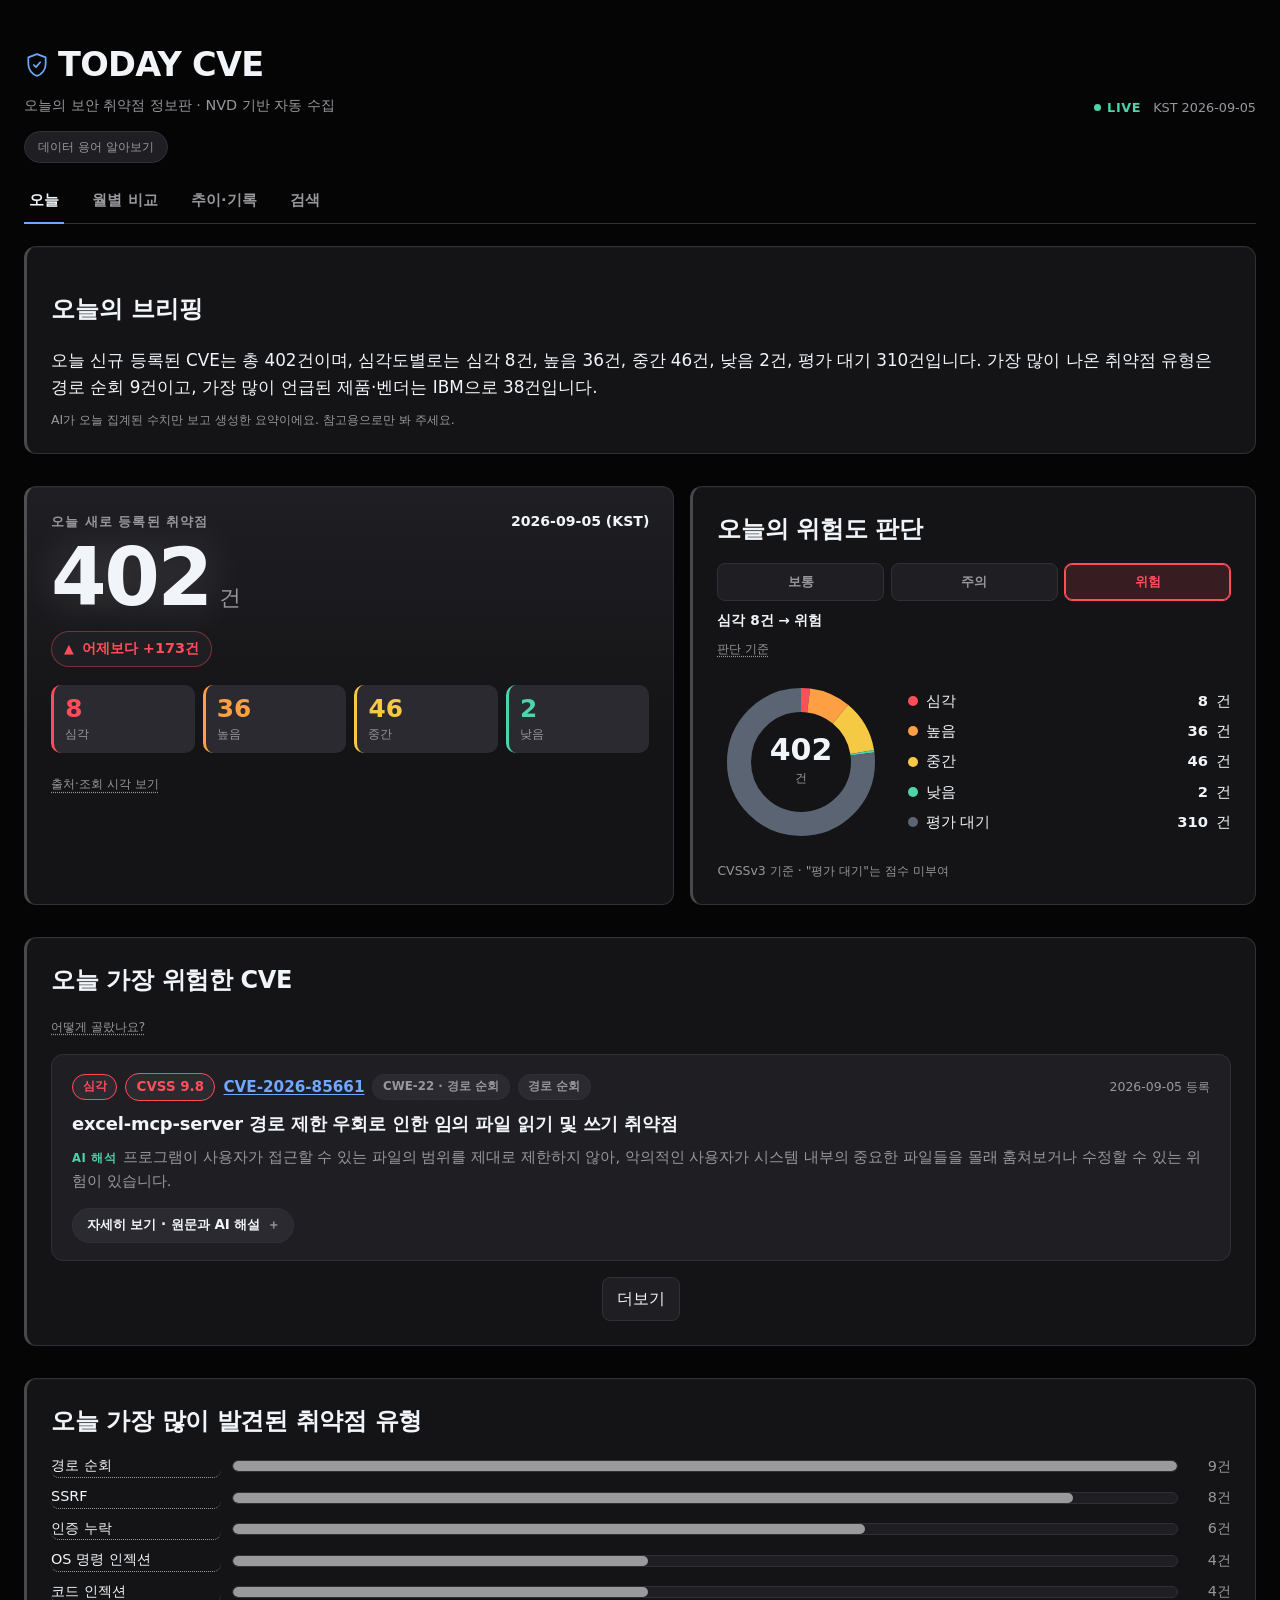
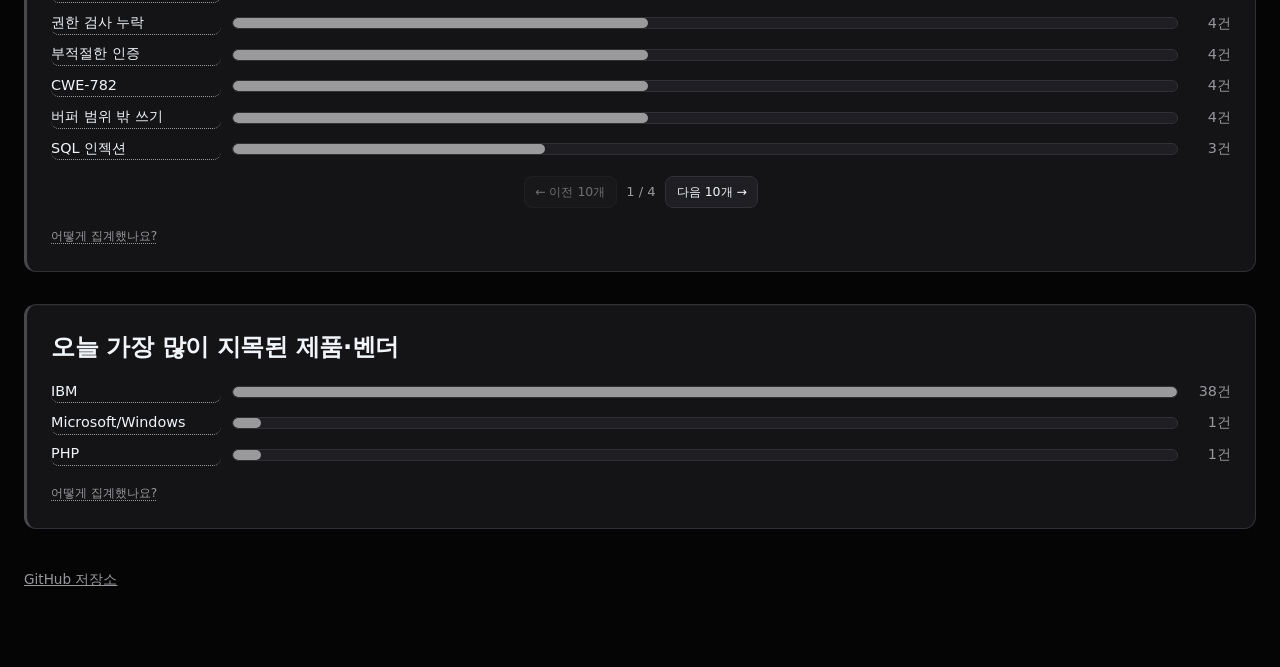
<file: index.html>
<!doctype html>
<html lang="ko">
<head>
<meta charset="UTF-8" />
<meta name="viewport" content="width=device-width, initial-scale=1" />
<title>오늘의 CVE 정보판</title>
<link rel="icon" href="data:image/svg+xml,<svg xmlns='http://www.w3.org/2000/svg' viewBox='0 0 24 24'><rect width='24' height='24' rx='5' fill='%23050506'/><path d='M12 3 5 5.7v5.4c0 4.7 3 8.9 7 10 4-1.1 7-5.3 7-10V5.7L12 3Z' fill='none' stroke='%236ea8ff' stroke-width='1.7' stroke-linejoin='round'/><path d='m9 12 2 2 4-4.3' fill='none' stroke='%236ea8ff' stroke-width='1.7' stroke-linecap='round' stroke-linejoin='round'/></svg>" />
<link rel="stylesheet" href="assets/style.css?v=48" />
</head>
<body>
<main class="dashboard">
  <header>
    <div class="brand-row">
      <div class="brand">
        <h1><svg class="brand-icon" viewBox="0 0 24 24" width="26" height="26" fill="none" aria-hidden="true"><path d="M12 2 4 5v6c0 5.2 3.4 9.9 8 11 4.6-1.1 8-5.8 8-11V5l-8-3Z" stroke="currentColor" stroke-width="1.6" stroke-linejoin="round"/><path d="m9 12 2 2 4-4.5" stroke="currentColor" stroke-width="1.6" stroke-linecap="round" stroke-linejoin="round"/></svg>TODAY CVE</h1>
        <p class="tagline">오늘의 보안 취약점 정보판 · NVD 기반 자동 수집</p>
      </div>
      <div class="live-status">
        <span class="live-dot"><span class="live-dot-ping"></span>LIVE</span>
        <span id="header-date" class="header-date">-</span>
      </div>
    </div>
    <details class="about-details">
      <summary>데이터 용어 알아보기</summary>
      <div class="glossary">
        <div class="term-card">
          <h3>CVE</h3>
          <p>
            소프트웨어에 생긴 "보안 허점"에 매기는 접수번호예요. 나쁜 사람이 악용할 수 있는 구멍이 발견되면
            전 세계가 같은 걸 가리키도록 <code>CVE-연도-번호</code>를 붙여 등록해요(경찰 사건번호와 비슷해요).
            미국 정부기관 NVD가 매일 새로 등록되는 CVE를 공개하고, 이 정보판은 그중 오늘(KST) 등록된 개수를 보여줘요.
          </p>
        </div>
        <div class="term-card">
          <h3>CVSS</h3>
          <p>
            취약점이 얼마나 위험한지 국제 표준으로 매긴 0~10점 점수예요.
            <b>9.0~10.0=심각</b> · <b>7.0~8.9=높음</b> · <b>4.0~6.9=중간</b> · <b>0.1~3.9=낮음</b>으로 나눠요.
            "네트워크에서 접근 가능"·"공격 난이도"·"권한 필요 여부"·"사용자 개입 필요 여부" 같은 공격 조건도 이 점수를 매기는 기준이에요
            — 조건이 쉬울수록(멀리서·권한 없이·클릭 없이 공격 가능) 점수가 높아져요.
          </p>
        </div>
        <div class="term-card">
          <h3>CWE</h3>
          <p>
            (Common Weakness Enumeration) "SQL 인젝션", "크로스사이트 스크립팅(XSS)"처럼
            소프트웨어에서 반복적으로 나타나는 <b>결함의 종류</b>에 국제표준화기구 MITRE가 붙인 공식 분류예요.
            CVE가 "이번에 발견된 이 사건 하나"를 가리키는 사건번호라면, CWE는 그 사건이 <b>어떤 유형의 범죄인지</b>를 가리키는 죄목이라고 보면 비슷해요.
            이 정보판에서 CWE는 NVD가 각 CVE에 공식적으로 매긴 값을 그대로 가져와, 대표 CVE 카드의 CWE 태그(누르면 설명이 펼쳐져요)와
            "오늘 등록분 CWE 유형" 집계 차트에 씁니다. AI 해설(해석·발생 원인·방지법)도 이 공식 CWE 값을 근거로 삼아 지어내지 않도록 하고 있어요.
            유형 태그는 AI 없이 설명 문구를 규칙 매칭한 것으로, 각 태그를 누르면 바로 아래에 뜻이 나와요.
          </p>
        </div>
      </div>
    </details>
  </header>

  <section id="status-banner" class="status-banner" hidden></section>

  <nav class="tab-nav" role="tablist" aria-label="정보판 구역">
    <button type="button" class="tab-btn" role="tab" data-tab="today">오늘</button>
    <button type="button" class="tab-btn" role="tab" data-tab="monthly">월별 비교</button>
    <button type="button" class="tab-btn" role="tab" data-tab="trend">추이·기록</button>
    <button type="button" class="tab-btn" role="tab" data-tab="search">검색</button>
  </nav>

  <div class="tab-panel" data-tab-panel="today" role="tabpanel">
  <section class="briefing-card" id="briefing-card" hidden>
    <h2>오늘의 브리핑</h2>
    <p class="briefing-text" id="briefing-text"></p>
    <p class="briefing-disclaimer">AI가 오늘 집계된 수치만 보고 생성한 요약이에요. 참고용으로만 봐 주세요.</p>
  </section>
  <div class="grid-2">
    <section class="value-card">
      <div class="value-eyebrow">
        <span>오늘 새로 등록된 취약점</span>
        <span class="value-date" id="value-date">-</span>
      </div>
      <div class="value-main">
        <span class="value-number" id="value-number">—</span>
        <span class="value-unit" id="value-unit"></span>
      </div>
      <div class="compare-inline" id="compare-card" hidden>
        <span class="compare-arrow" id="compare-arrow"></span>
        <span id="compare-text">-</span>
      </div>
      <ul class="value-severity-row" id="value-severity-row" hidden></ul>
      <details class="note-details value-meta-details">
        <summary>출처·조회 시각 보기</summary>
        <dl class="meta">
          <div><dt>출처</dt><dd><a id="source-link" href="#" target="_blank" rel="noopener">NVD CVE API 2.0 (원자료 열기)</a></dd></div>
          <div><dt>조회 시각</dt><dd id="queried-at">-</dd></div>
          <div><dt>기준 날짜</dt><dd id="record-date">-</dd></div>
          <div><dt>다음 자동 확인</dt><dd id="next-check">-</dd></div>
        </dl>
        <p class="refresh-note">※ "조회 시각"은 지금 보고 있는 시각이 아니라, 매일 09:00 KST 자동 배치가 NVD에 실제로 물어본 시각이에요.</p>
        <div class="compare-window-note" id="compare-window-note" hidden>
          <p class="compare-detail" id="compare-detail"></p>
          <p id="compare-window-caveat"></p>
          <ul class="compare-window-times" id="compare-window-times"></ul>
        </div>
      </details>
    </section>

    <section class="severity-card" id="severity-card" hidden>
      <h2>오늘의 위험도 판단</h2>
      <div class="risk-meter" id="risk-meter" hidden>
        <div class="risk-meter-track" id="risk-meter-track"></div>
        <p class="risk-meter-caption" id="risk-meter-caption"></p>
        <details class="note-details">
          <summary>판단 기준</summary>
          <p class="risk-meter-rule">심각 5건 이상이면 위험, 1~4건이면 주의, 0건이면 보통이에요. (최근 기록 심각 건수가 대부분 1~4건이고 5건 이상은 드물게 나타나는 걸 참고해 잡은 기준이라, 데이터가 더 쌓이면 다시 조정할 수 있어요.)</p>
        </details>
      </div>
      <div class="severity-visual">
        <div id="severity-donut" class="severity-donut"></div>
        <ul class="severity-legend" id="severity-legend"></ul>
      </div>
      <p class="severity-note">CVSSv3 기준 · "평가 대기"는 점수 미부여</p>
    </section>
  </div>

  <section class="highlights-card" id="highlights-card" hidden>
    <h2>오늘 가장 위험한 CVE</h2>
    <details class="note-details">
      <summary>어떻게 골랐나요?</summary>
      <p class="highlights-note">심각·높음·중간 등급 중 NVD 공식 CWE 분류가 있는 CVE는 전부 보여줘요(해설의 근거가 있어야 해서요). 번역·CVSS 등은 원자료 그대로, "AI 해설"은 그 CWE 분류를 참고해 AI가 생성한 해석·원인·방지법이라 참고용으로만 봐 주세요.</p>
    </details>
    <ul class="highlights-list" id="highlights-list"></ul>
    <div class="highlights-more" id="highlights-more-wrap" hidden>
      <button type="button" id="highlights-more">더보기</button>
    </div>
    <div class="bar-pagination" id="highlights-pagination" hidden>
      <button type="button" id="highlights-prev">← 이전 5개</button>
      <span id="highlights-page-info" class="bar-page-info"></span>
      <button type="button" id="highlights-next">다음 5개 →</button>
    </div>

    <div class="highlights-secondary" id="highlights-secondary" hidden>
      <h3>CWE 분류 정보가 없는 CVE</h3>
      <details class="note-details">
        <summary>왜 따로 있나요?</summary>
        <p class="highlights-note">공식 CWE 분류가 없어 AI 해설을 붙이지 않고 목록만 보여줘요(지어내지 않기 위함). 심각도·CVSS·유형은 원자료·규칙 매칭 그대로예요.</p>
      </details>
      <ul class="highlights-secondary-list" id="highlights-secondary-list"></ul>
    </div>
  </section>

  <section class="category-card" id="category-card" hidden>
    <h2>오늘 가장 많이 발견된 취약점 유형</h2>
    <ul class="category-bars" id="category-bars"></ul>
    <div class="bar-pagination" id="category-pagination" hidden>
      <button type="button" id="category-prev">← 이전 10개</button>
      <span id="category-page-info" class="bar-page-info"></span>
      <button type="button" id="category-next">다음 10개 →</button>
    </div>
    <details class="note-details">
      <summary>어떻게 집계했나요?</summary>
      <p class="category-note" id="category-note"></p>
    </details>
  </section>

  <section class="category-card" id="product-card" hidden>
    <h2>오늘 가장 많이 지목된 제품·벤더</h2>
    <ul class="category-bars" id="product-bars"></ul>
    <div class="bar-pagination" id="product-pagination" hidden>
      <button type="button" id="product-prev">← 이전 10개</button>
      <span id="product-page-info" class="bar-page-info"></span>
      <button type="button" id="product-next">다음 10개 →</button>
    </div>
    <details class="note-details">
      <summary>어떻게 집계했나요?</summary>
      <p class="category-note" id="product-note"></p>
    </details>
  </section>
  </div>

  <div class="tab-panel" data-tab-panel="monthly" role="tabpanel" hidden>
  <section class="category-card" id="monthly-category-card" hidden>
    <div class="category-card-header">
      <h2>월별 CWE 유형 비교</h2>
      <select id="month-select" class="month-select" aria-label="기준 월 선택"></select>
    </div>
    <ul class="category-bars" id="monthly-category-bars"></ul>
    <div class="bar-pagination" id="monthly-category-pagination" hidden>
      <button type="button" id="monthly-category-prev">← 이전 10개</button>
      <span id="monthly-category-page-info" class="bar-page-info"></span>
      <button type="button" id="monthly-category-next">다음 10개 →</button>
    </div>
    <details class="note-details">
      <summary>어떻게 집계했나요?</summary>
      <p class="category-note" id="monthly-category-note"></p>
    </details>
  </section>

  <section class="category-card" id="monthly-product-card" hidden>
    <div class="category-card-header">
      <h2>월별 제품·벤더 비교</h2>
      <select id="month-product-select" class="month-select" aria-label="기준 월 선택"></select>
    </div>
    <ul class="category-bars" id="monthly-product-bars"></ul>
    <div class="bar-pagination" id="monthly-product-pagination" hidden>
      <button type="button" id="monthly-product-prev">← 이전 10개</button>
      <span id="monthly-product-page-info" class="bar-page-info"></span>
      <button type="button" id="monthly-product-next">다음 10개 →</button>
    </div>
    <details class="note-details">
      <summary>어떻게 집계했나요?</summary>
      <p class="category-note" id="monthly-product-note"></p>
    </details>
  </section>
  </div>

  <div class="tab-panel" data-tab-panel="trend" role="tabpanel" hidden>
  <div class="grid-2">
    <section class="trend-card">
      <h2>최근 추이</h2>
      <div class="trend-stats" id="trend-stats" hidden>
        <div class="stat"><span class="stat-label">일평균</span><span class="stat-value" id="stat-avg">-</span></div>
        <div class="stat"><span class="stat-label">최고</span><span class="stat-value" id="stat-max">-</span></div>
        <div class="stat"><span class="stat-label">최저</span><span class="stat-value" id="stat-min">-</span></div>
      </div>
      <p class="trend-stats-note" id="trend-stats-note" hidden></p>
      <div class="trend-note" id="trend-note">
        <div class="skeleton-bars" aria-hidden="true">
          <span></span><span></span><span></span><span></span><span></span><span></span><span></span>
        </div>
        <p>2건 이상부터 표시됩니다.</p>
      </div>
      <div id="trend-chart" class="trend-chart" hidden></div>
    </section>

    <section class="history-card">
      <h2>날짜별 기록 <span class="tz-note">(KST)</span></h2>
      <table id="history-table">
        <thead><tr><th>날짜</th><th>건수</th><th>조회 시각(UTC)</th></tr></thead>
        <tbody id="history-body"></tbody>
      </table>
      <div class="history-pagination" id="history-pagination" hidden>
        <button type="button" id="history-prev">← 이전 14일</button>
        <span id="history-page-info" class="history-page-info"></span>
        <button type="button" id="history-next">다음 14일 →</button>
      </div>
    </section>
  </div>
  </div>

  <div class="tab-panel" data-tab-panel="search" role="tabpanel" hidden>
  <section class="search-card">
    <h2>CVE 검색</h2>
    <input type="search" id="search-input" class="search-input"
           placeholder="CVE 번호, 제품명, CWE, 키워드로 검색 (예: CVE-2026-1234, WordPress, CWE-79)"
           aria-label="CVE 검색" />
    <details class="note-details">
      <summary>검색 범위 안내</summary>
      <p class="search-note">이 검색은 지금까지 불러온 기록 중 "대표 CVE", "CWE 분류 없는 CVE" 목록, 그리고 유형·제품 차트에 예시로 뜬 CVE(유형·제품당 최대 3건)를 대상으로 해요(전체 NVD 데이터베이스가 아니에요). 위 어디에도 등장하지 않은 CVE는 검색되지 않을 수 있어요.</p>
    </details>
    <p class="search-status" id="search-status" hidden></p>
    <ul class="highlights-list" id="search-results"></ul>
    <div class="bar-pagination" id="search-pagination" hidden>
      <button type="button" id="search-prev">← 이전 5개</button>
      <span id="search-page-info" class="bar-page-info"></span>
      <button type="button" id="search-next">다음 5개 →</button>
    </div>
  </section>
  </div>

  <section id="debug-panel" class="debug-panel" hidden>
    <h2>장애 시연 (?debug=1)</h2>
    <p>버튼으로 실패 5종을 재현합니다. 값 유지·복구를 확인하세요.</p>
    <div class="debug-buttons">
      <button data-simulate="timeout">timeout 재현</button>
      <button data-simulate="auth">인증 실패 재현(모의)</button>
      <button data-simulate="ratelimit">호출 제한 재현(모의)</button>
      <button data-simulate="offline">오프라인 재현(모의)</button>
      <button data-simulate="malformed">응답 형식 변경 재현</button>
      <button id="retry-btn" class="retry">다시 시도</button>
    </div>
  </section>

  <footer>
    <p><a href="https://github.com/whiteclover0542/Today_CVE_information" target="_blank" rel="noopener">GitHub 저장소</a></p>
  </footer>
</main>
<script src="assets/app.js?v=48"></script>
</body>
</html>
</file>
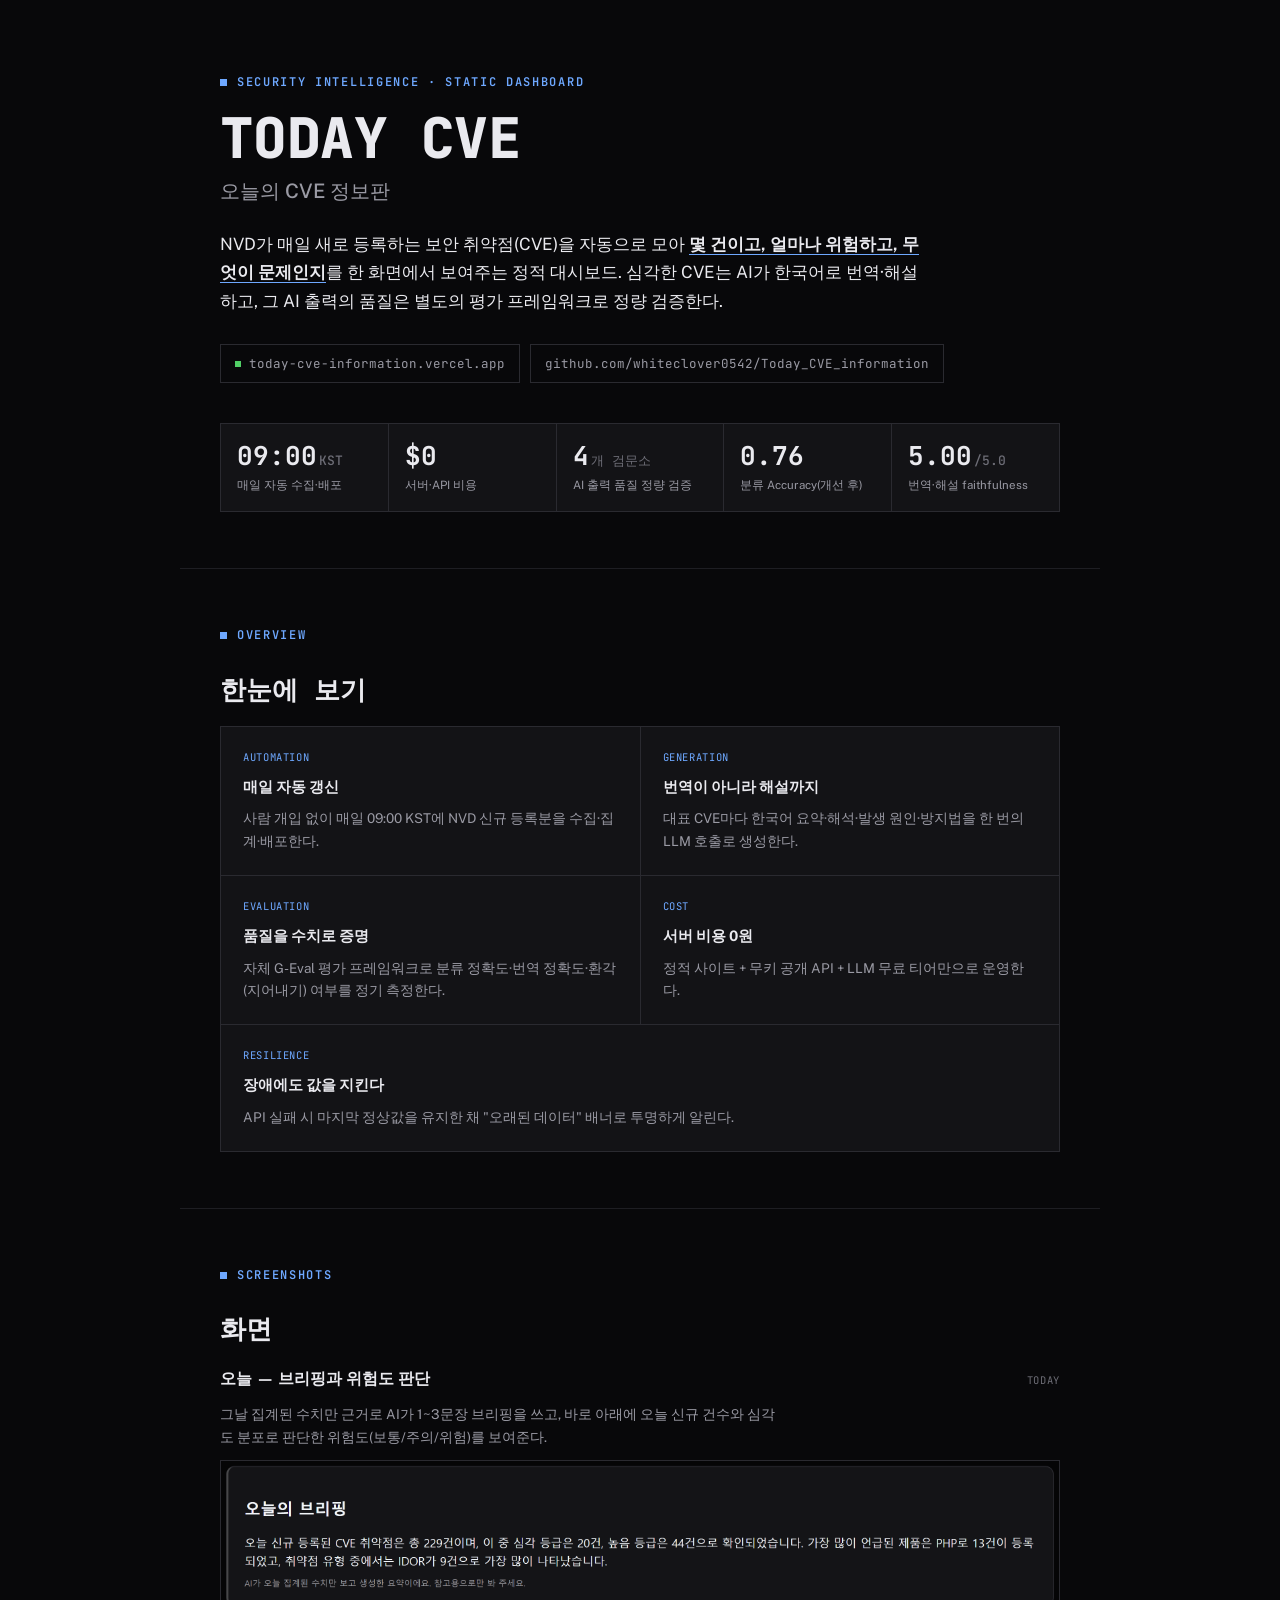
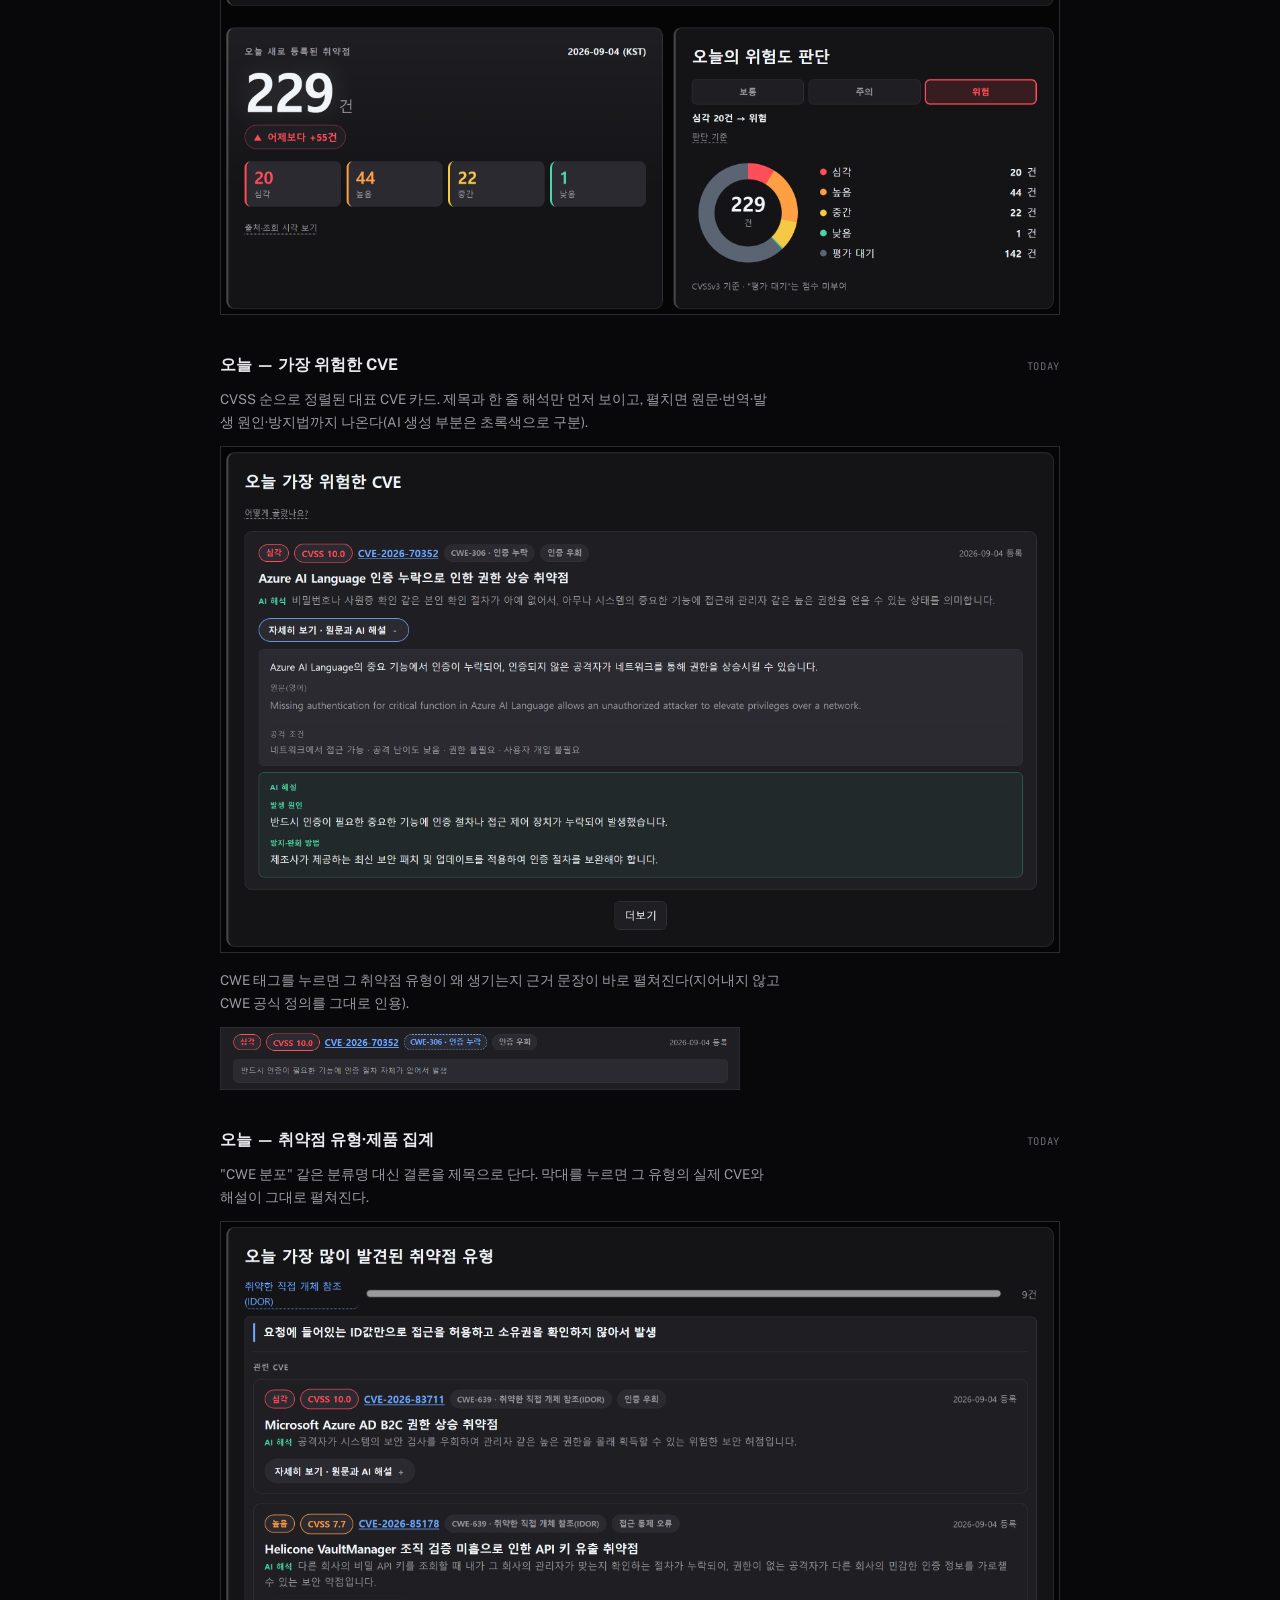
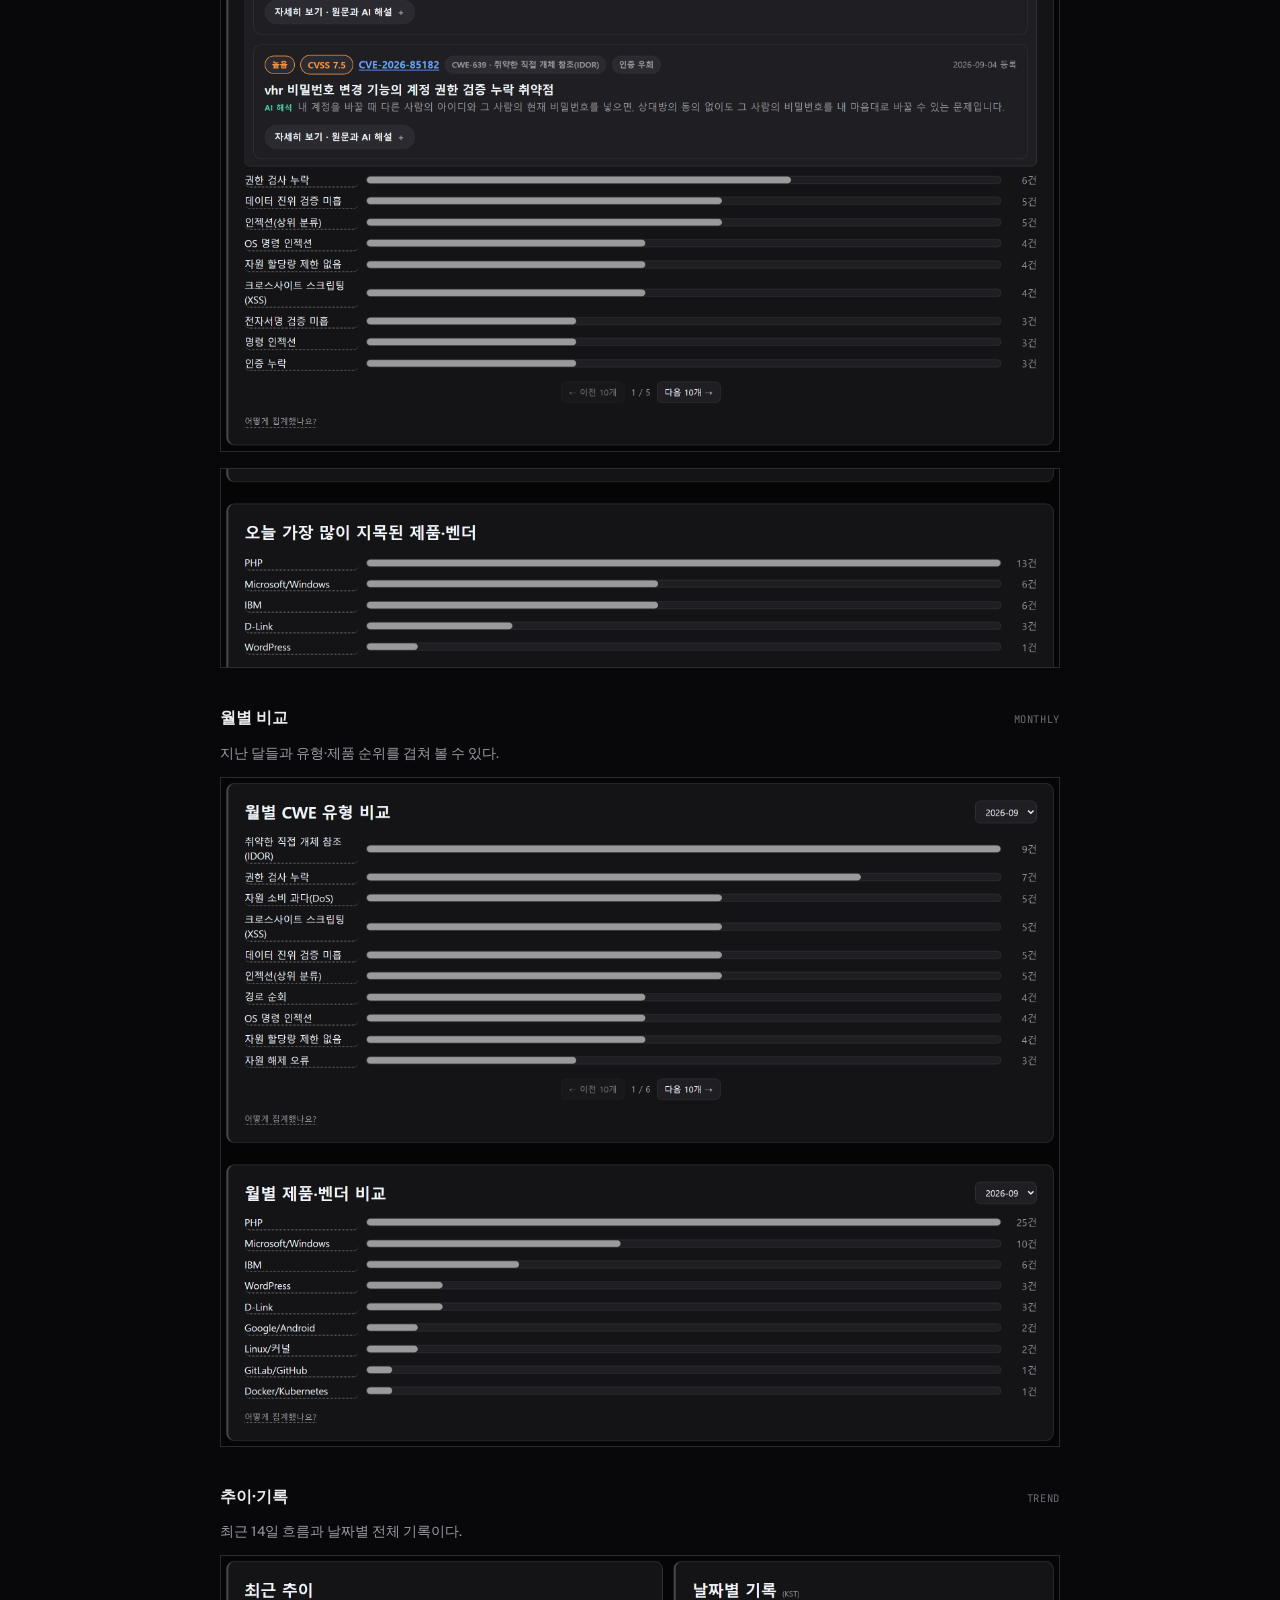
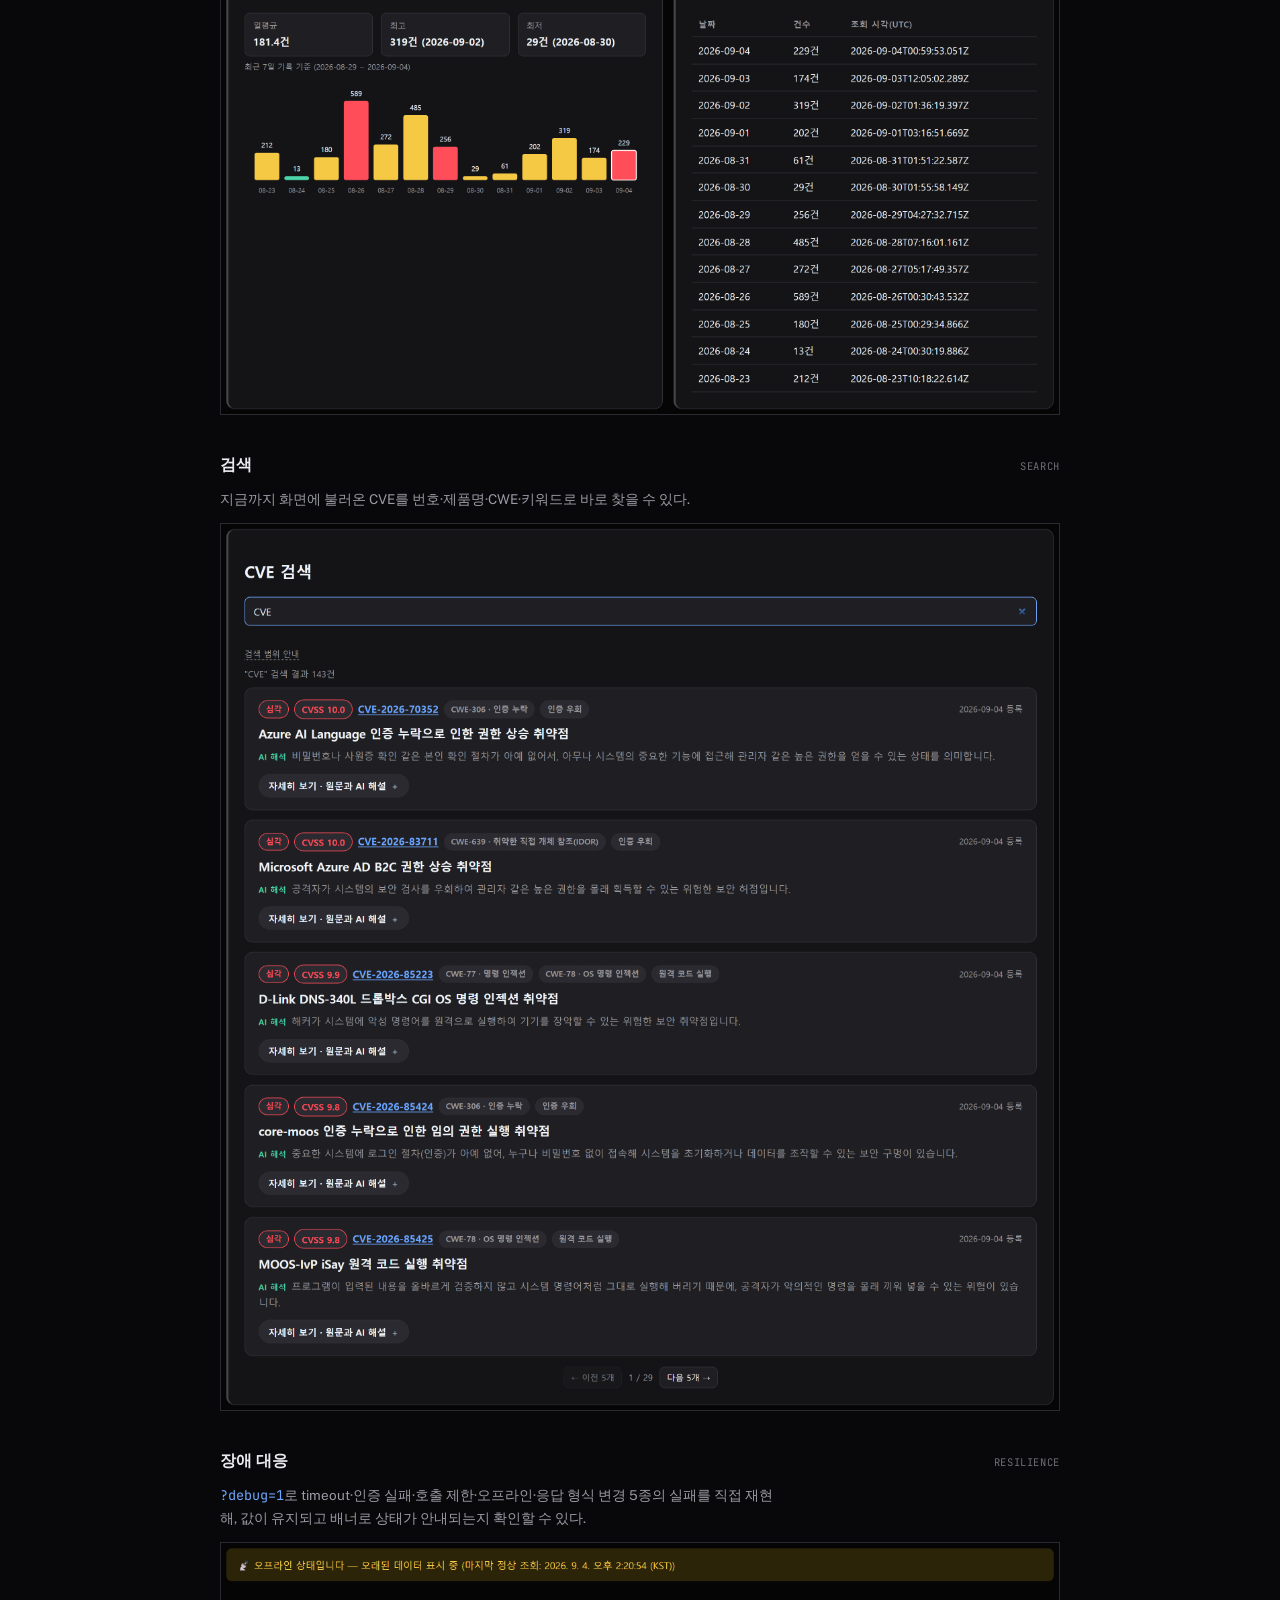
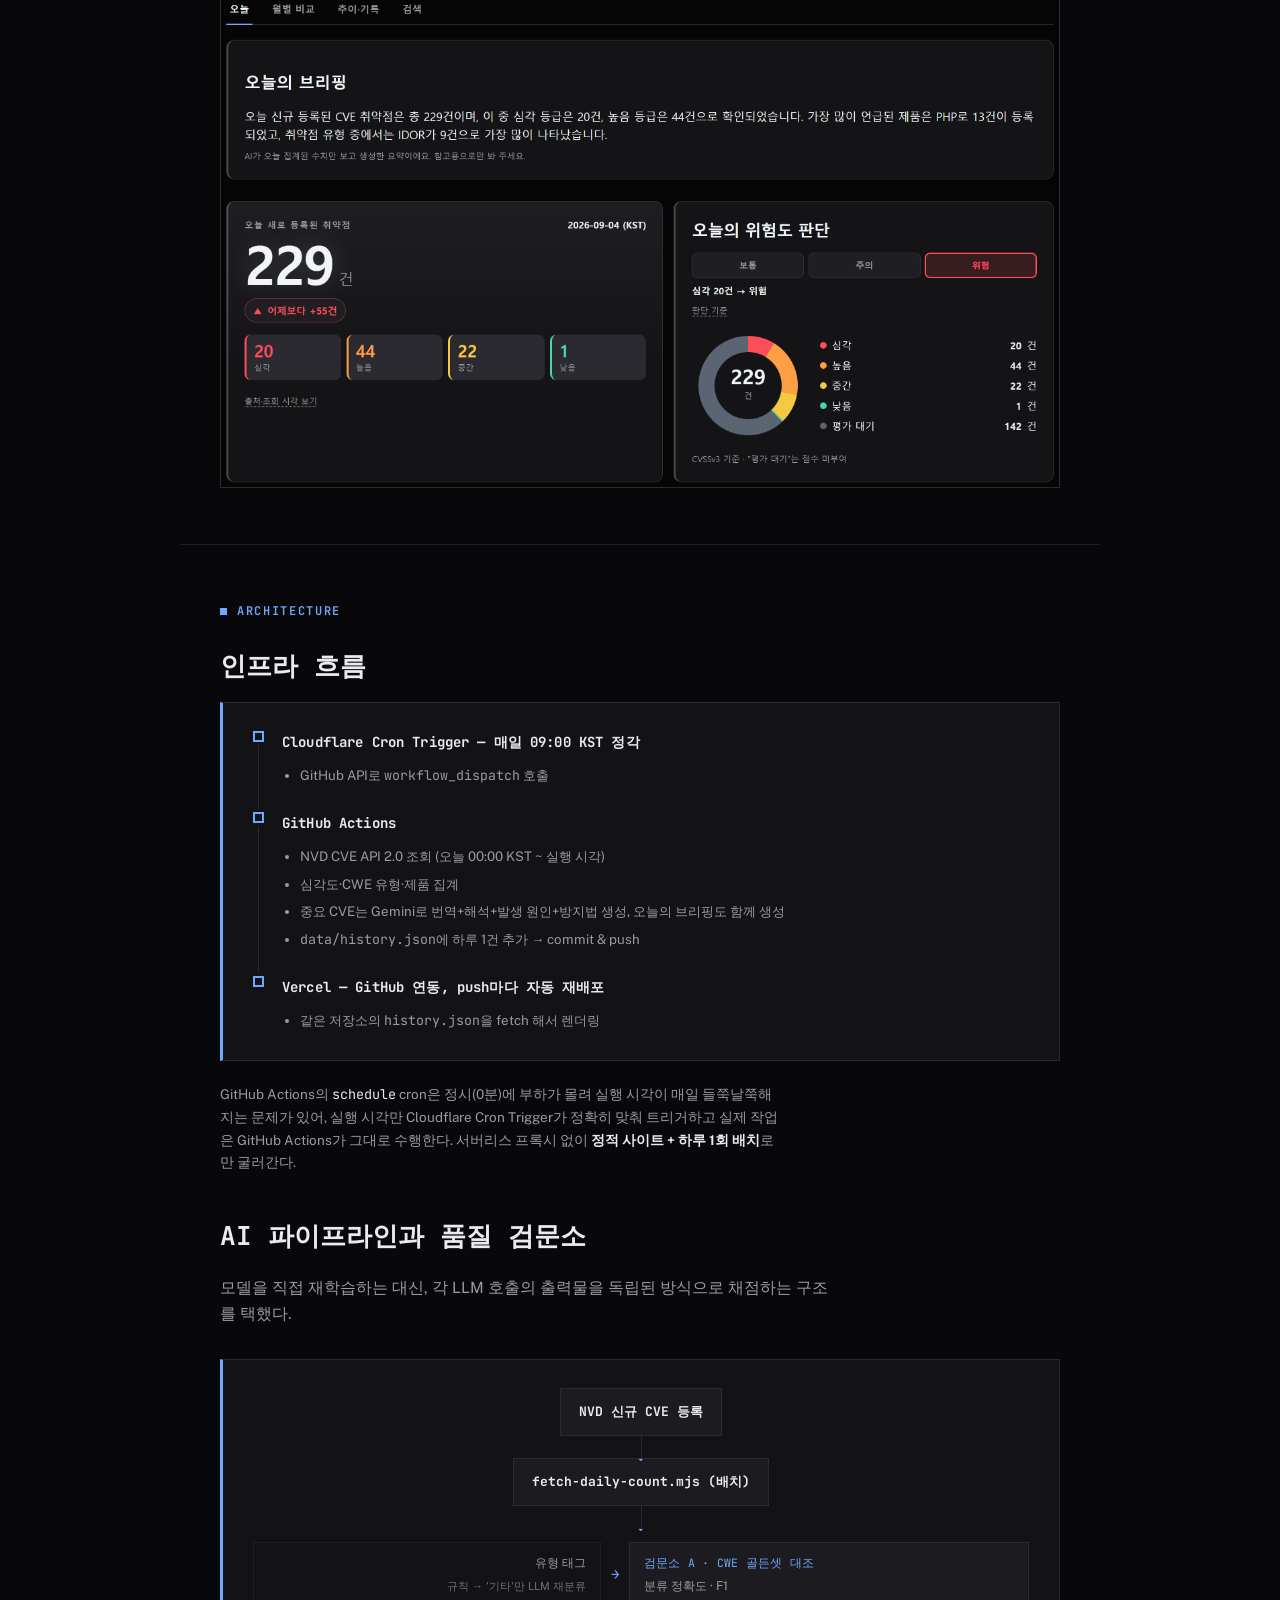
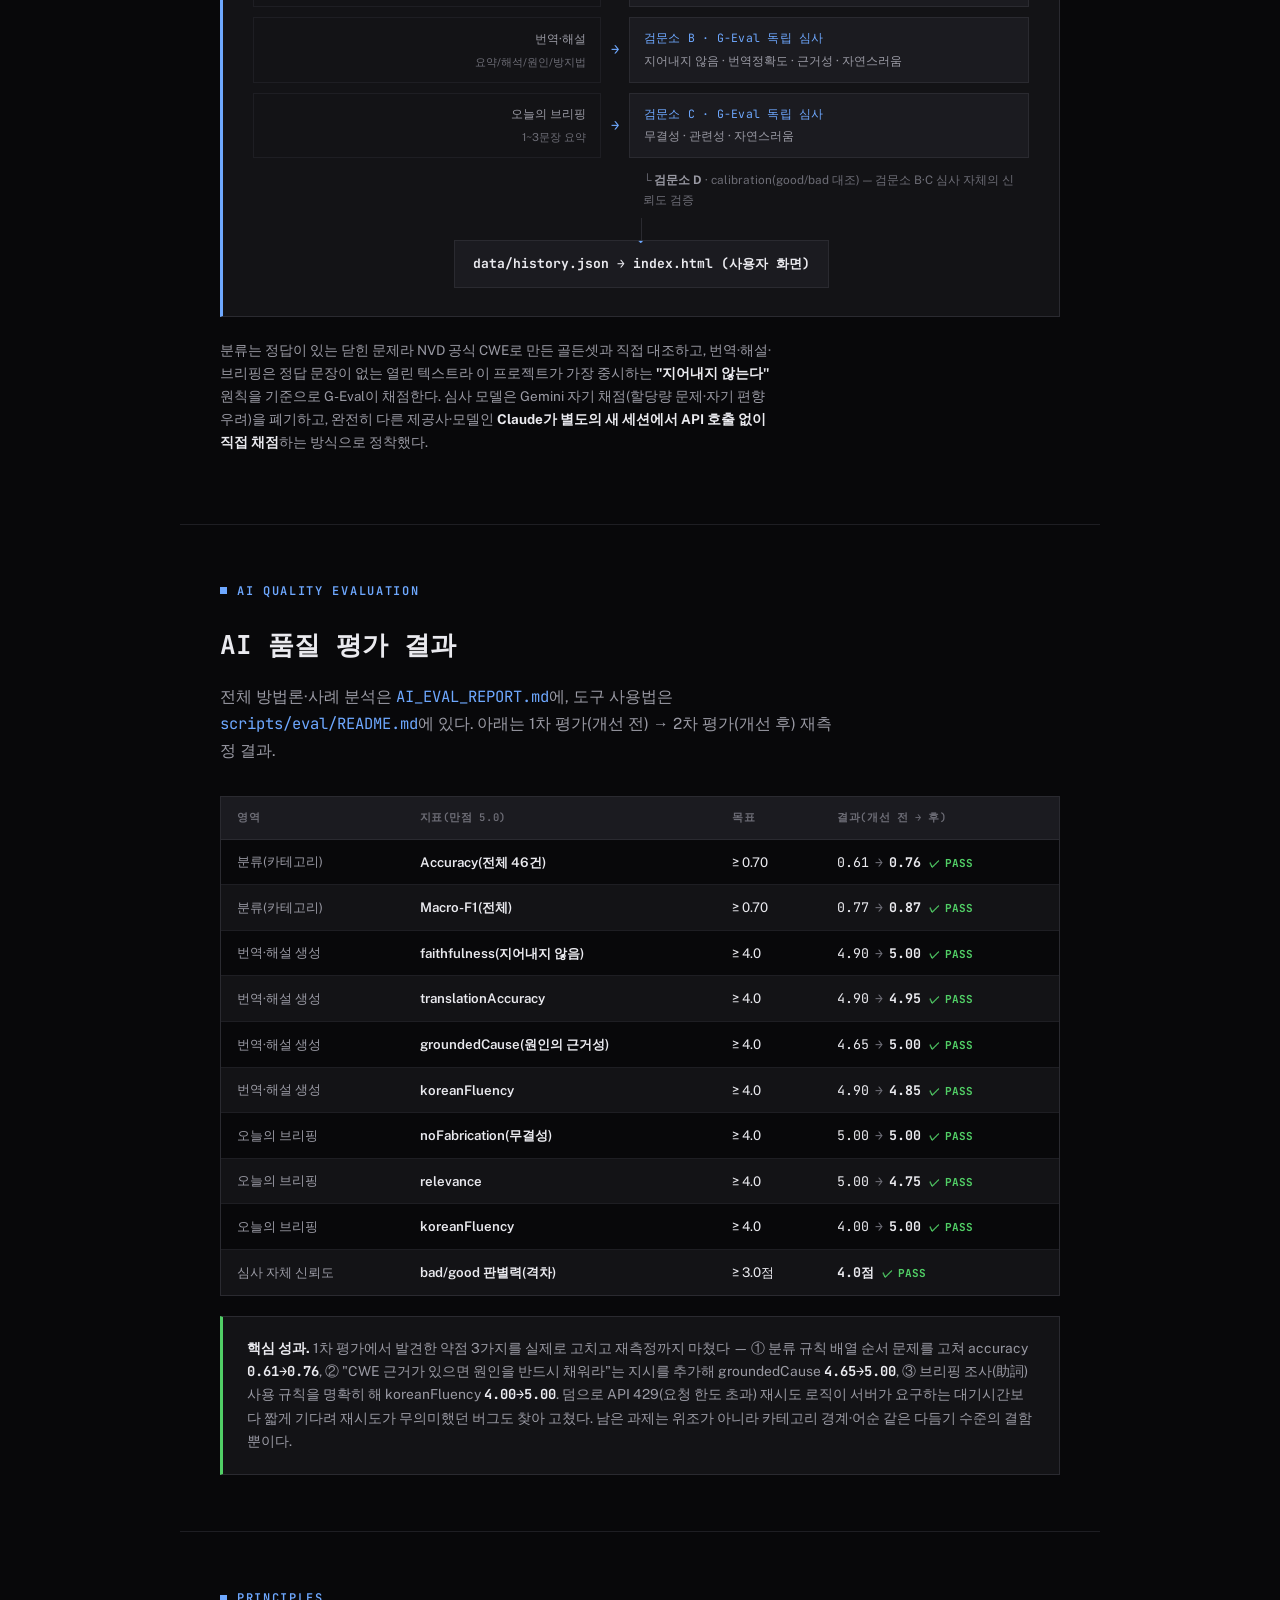
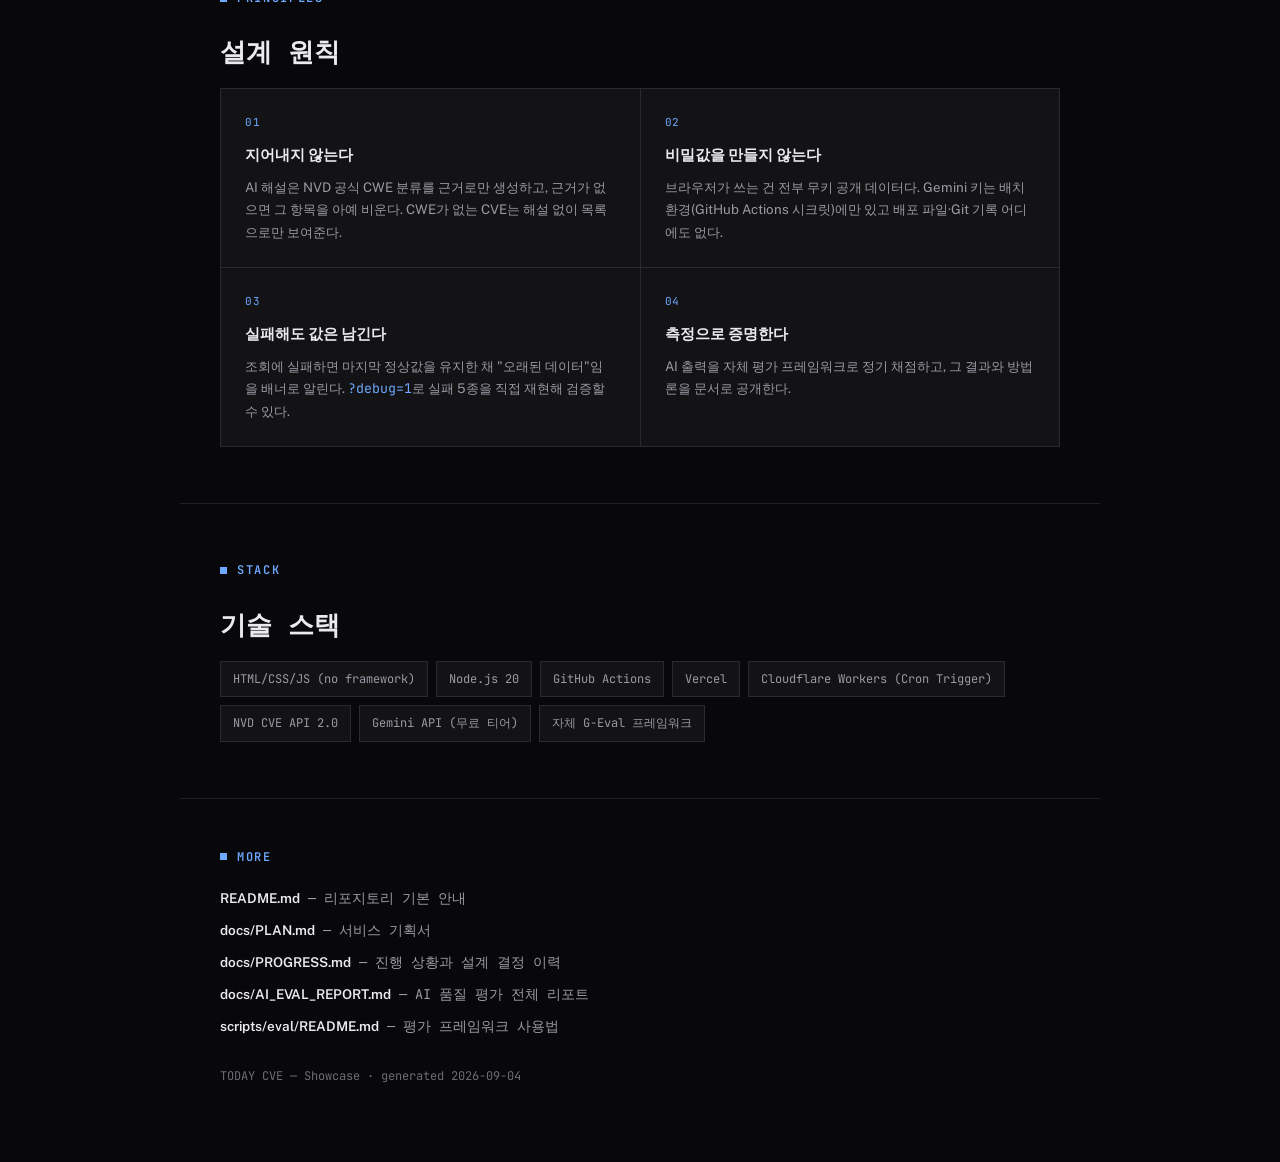
<file: docs/showcase-render.html>
<!doctype html>
<html lang="ko">
<head>
<meta charset="utf-8">
<title>TODAY CVE — Showcase</title>
<link rel="preconnect" href="https://fonts.googleapis.com">
<link rel="preconnect" href="https://fonts.gstatic.com" crossorigin>
<link href="https://fonts.googleapis.com/css2?family=JetBrains+Mono:wght@400;500;600;700;800&family=Public+Sans:wght@400;500;600;700;800&display=swap" rel="stylesheet">
<style>
  :root{
    --bg:#08080a;
    --surface:#131316;
    --surface-2:#1b1b20;
    --border:#2a2a30;
    --border-soft:#1e1e23;
    --text:#eaeaef;
    --text-dim:#9a9aa4;
    --text-faint:#6d6d76;
    --accent:#6ea8ff;
    --accent-soft:rgba(110,168,255,.10);
    --crit:#ff5c5c;
    --high:#ff9a3c;
    --med:#ffd43b;
    --low:#51cf66;
    --mono:'JetBrains Mono',ui-monospace,'SFMono-Regular',Consolas,monospace;
    --sans:'Public Sans',-apple-system,'Segoe UI',sans-serif;
  }
  *{box-sizing:border-box;}
  html,body{margin:0;padding:0;background:var(--bg);color:var(--text);}
  body{
    font-family:var(--sans);
    font-size:15px;
    line-height:1.7;
    -webkit-font-smoothing:antialiased;
  }
  ::selection{background:var(--accent-soft);color:var(--text);}
  .page{max-width:920px;margin:0 auto;padding:0 40px;}

  /* ---------- Cover / Hero ---------- */
  .cover{padding:72px 40px 56px;max-width:920px;margin:0 auto;}
  .eyebrow{
    font-family:var(--mono);
    font-size:12px;
    letter-spacing:.14em;
    text-transform:uppercase;
    color:var(--accent);
    font-weight:600;
    display:flex;align-items:center;gap:10px;
    margin:0 0 18px;
  }
  .eyebrow::before{content:'';width:7px;height:7px;background:var(--accent);display:inline-block;}
  .cover h1{
    font-family:var(--mono);
    font-size:56px;
    font-weight:800;
    letter-spacing:-.01em;
    margin:0 0 6px;
    text-wrap:balance;
    line-height:1.02;
  }
  .cover .kr-title{
    font-size:20px;
    color:var(--text-dim);
    font-weight:500;
    margin:0 0 22px;
  }
  .cover .lede{
    font-size:17px;
    color:var(--text);
    max-width:70ch;
    margin:0 0 28px;
  }
  .cover .lede b{color:var(--text);font-weight:700;border-bottom:1px solid var(--accent);}
  .links-row{display:flex;gap:10px;flex-wrap:wrap;margin-bottom:40px;}
  .link-chip{
    font-family:var(--mono);
    font-size:12.5px;
    color:var(--text-dim);
    border:1px solid var(--border);
    padding:8px 14px;
    display:inline-flex;align-items:center;gap:8px;
  }
  .link-chip .dot{width:6px;height:6px;background:var(--low);flex:none;}

  .kpi-row{
    display:grid;
    grid-template-columns:repeat(5,1fr);
    border:1px solid var(--border);
    border-left:none;
  }
  .kpi{
    border-left:1px solid var(--border);
    padding:18px 16px;
    background:var(--surface);
  }
  .kpi .num{
    font-family:var(--mono);
    font-size:26px;
    font-weight:700;
    color:var(--text);
    font-variant-numeric:tabular-nums;
    line-height:1.1;
  }
  .kpi .num small{font-size:13px;color:var(--text-faint);font-weight:500;margin-left:2px;}
  .kpi .label{font-size:11.5px;color:var(--text-dim);margin-top:6px;line-height:1.4;}

  /* ---------- Sections ---------- */
  section{padding:56px 40px;max-width:920px;margin:0 auto;border-top:1px solid var(--border-soft);}
  section > .eyebrow{margin-bottom:22px;}
  h2{
    font-family:var(--mono);
    font-size:26px;
    font-weight:700;
    margin:0 0 14px;
    text-wrap:balance;
  }
  h3{
    font-family:var(--sans);
    font-size:16px;
    font-weight:700;
    color:var(--text);
    margin:0 0 6px;
  }
  p{color:var(--text-dim);max-width:70ch;}
  p.section-intro{font-size:15.5px;color:var(--text-dim);max-width:68ch;margin-bottom:32px;}

  /* feature grid */
  .feature-grid{display:grid;grid-template-columns:1fr 1fr;gap:1px;background:var(--border);border:1px solid var(--border);}
  .feature{background:var(--surface);padding:22px;}
  .feature h3{font-size:14.5px;margin-bottom:8px;}
  .feature p{font-size:13.5px;margin:0;color:var(--text-dim);}
  .feature .tag{font-family:var(--mono);font-size:10.5px;color:var(--accent);letter-spacing:.06em;text-transform:uppercase;margin-bottom:8px;display:block;}

  /* screenshots */
  .shot{margin-bottom:36px;break-inside:avoid;}
  .shot:last-child{margin-bottom:0;}
  .shot .cap{display:flex;justify-content:space-between;align-items:baseline;margin-bottom:10px;gap:16px;}
  .shot .cap h3{margin:0;}
  .shot .cap .tag{font-family:var(--mono);font-size:10.5px;color:var(--text-faint);letter-spacing:.06em;text-transform:uppercase;white-space:nowrap;}
  .shot p.desc{font-size:13.5px;margin:0 0 12px;}
  .shot img{
    width:100%;display:block;
    border:1px solid var(--border);
    background:var(--surface);
  }
  .shot-pair{display:grid;grid-template-columns:1fr 1fr;gap:16px;}
  .shot-pair img{height:220px;object-fit:cover;object-position:top;}

  /* architecture diagrams — box/line flow, not ASCII (CJK breaks monospace column math) */
  .arch-note{font-size:13.5px;}
  .arch-block{margin-bottom:40px;}
  .arch-block:last-child{margin-bottom:0;}

  .diagram-panel{
    background:var(--surface);
    border:1px solid var(--border);
    border-left:3px solid var(--accent);
    padding:28px 30px;
    margin:0 0 22px;
  }

  /* vertical timeline (infra flow) */
  .timeline{display:flex;flex-direction:column;}
  .tl-step{display:flex;gap:18px;}
  .tl-rail{flex:none;width:11px;display:flex;flex-direction:column;align-items:center;}
  .tl-dot{width:11px;height:11px;border:2px solid var(--accent);background:var(--surface);flex:none;}
  .tl-line{flex:1;width:1px;background:var(--border);margin:3px 0;min-height:20px;}
  .tl-step:last-child .tl-line{display:none;}
  .tl-body{flex:1;padding-bottom:26px;}
  .tl-step:last-child .tl-body{padding-bottom:0;}
  .tl-title{font-family:var(--mono);font-weight:700;font-size:14px;color:var(--text);margin-bottom:9px;letter-spacing:.01em;}
  .tl-body ul{margin:0;padding-left:18px;color:var(--text-dim);font-size:13.3px;}
  .tl-body ul li{margin-bottom:5px;}
  .tl-body ul li:last-child{margin-bottom:0;}

  /* AI pipeline diagram */
  .pl-node{
    font-family:var(--mono);font-weight:700;font-size:13px;color:var(--text);
    background:var(--surface-2);border:1px solid var(--border);
    padding:12px 18px;text-align:center;width:fit-content;margin:0 auto;
  }
  .pl-arrow-v{width:1px;height:22px;background:var(--border);margin:0 auto;position:relative;}
  .pl-arrow-v::after{content:'▾';position:absolute;left:50%;top:100%;transform:translate(-50%,-8px);color:var(--accent);font-size:11px;}
  .pl-branches{display:flex;flex-direction:column;gap:10px;margin:6px 0;}
  .pl-branch{display:grid;grid-template-columns:1fr 28px 1.15fr;align-items:stretch;gap:0;}
  .pl-src{
    font-size:12.3px;color:var(--text-dim);
    display:flex;flex-direction:column;align-items:flex-end;justify-content:center;text-align:right;gap:3px;
    padding:10px 14px;border:1px solid var(--border-soft);background:var(--surface);
  }
  .pl-src .sub{color:var(--text-faint);font-size:11px;}
  .pl-arrow-h{display:flex;align-items:center;justify-content:center;color:var(--accent);font-family:var(--mono);font-size:14px;}
  .pl-dst{
    border:1px solid var(--border);background:var(--surface-2);padding:10px 14px;
    display:flex;flex-direction:column;justify-content:center;gap:3px;
  }
  .pl-dst .name{font-family:var(--mono);font-size:11.5px;color:var(--accent);letter-spacing:.02em;}
  .pl-dst .metric{font-size:12.3px;color:var(--text-dim);}
  .pl-sub{
    margin-left:calc(1fr + 28px);
    font-size:11.8px;color:var(--text-faint);
    padding:7px 14px 0 14px;
  }
  .pl-sub-row{display:grid;grid-template-columns:1fr 28px 1.15fr;}
  .pl-sub-row .pl-sub-note{grid-column:3;font-size:11.8px;color:var(--text-faint);padding:2px 14px 0;}

  /* eval table */
  .table-wrap{overflow-x:auto;border:1px solid var(--border);margin-bottom:20px;}
  table{width:100%;border-collapse:collapse;font-size:13.3px;}
  thead th{
    font-family:var(--mono);
    font-size:10.5px;
    letter-spacing:.06em;
    text-transform:uppercase;
    color:var(--text-faint);
    text-align:left;
    padding:12px 16px;
    border-bottom:1px solid var(--border);
    background:var(--surface-2);
    font-weight:600;
  }
  tbody td{padding:11px 16px;border-bottom:1px solid var(--border-soft);color:var(--text);}
  tbody tr:nth-child(even){background:var(--surface);}
  tbody tr:last-child td{border-bottom:none;}
  td.area{color:var(--text-dim);font-size:12.5px;}
  td.metric{font-weight:600;}
  td.result{font-family:var(--mono);font-variant-numeric:tabular-nums;white-space:nowrap;}
  td.result .arrow{color:var(--text-faint);margin:0 6px;}
  td.result .after{color:var(--text);font-weight:700;}
  .pass{
    display:inline-flex;align-items:center;gap:5px;
    font-family:var(--mono);font-size:11px;font-weight:700;
    color:var(--low);
    margin-left:8px;
  }
  .pass::before{content:'✓';}

  .callout{
    border:1px solid var(--border);
    border-left:3px solid var(--low);
    background:var(--surface);
    padding:20px 24px;
    font-size:13.8px;
    color:var(--text-dim);
  }
  .callout b{color:var(--text);}
  .callout .num-inline{font-family:var(--mono);color:var(--text);font-weight:700;}

  /* principles */
  .principle-grid{display:grid;grid-template-columns:1fr 1fr;gap:1px;background:var(--border);border:1px solid var(--border);}
  .principle{background:var(--surface);padding:24px;}
  .principle .idx{font-family:var(--mono);font-size:11px;color:var(--accent);letter-spacing:.08em;margin-bottom:10px;}
  .principle h3{font-size:15px;margin-bottom:8px;}
  .principle p{font-size:13.3px;margin:0;}

  /* stack */
  .chip-row{display:flex;flex-wrap:wrap;gap:8px;}
  .chip{
    font-family:var(--mono);
    font-size:12px;
    color:var(--text-dim);
    border:1px solid var(--border);
    padding:7px 12px;
    background:var(--surface);
  }

  footer{padding:48px 40px 64px;max-width:920px;margin:0 auto;border-top:1px solid var(--border-soft);}
  footer .eyebrow{margin-bottom:20px;}
  .foot-links{list-style:none;padding:0;margin:0 0 28px;display:flex;flex-direction:column;gap:9px;}
  .foot-links li{font-size:13.5px;color:var(--text-dim);font-family:var(--mono);}
  .foot-links b{color:var(--text);font-family:var(--sans);font-weight:600;}
  .foot-meta{font-size:12px;color:var(--text-faint);font-family:var(--mono);}

  @page{ size: 10in 15in; margin: 0; }

  @media print{
    .shot, .diagram-panel, .callout, .feature, .principle{break-inside:avoid-page;}
    .kpi-row{break-inside:avoid-page;}
  }
</style>
</head>
<body>

<div class="cover">
  <p class="eyebrow">Security Intelligence · Static Dashboard</p>
  <h1>TODAY CVE</h1>
  <p class="kr-title">오늘의 CVE 정보판</p>
  <p class="lede">NVD가 매일 새로 등록하는 보안 취약점(CVE)을 자동으로 모아 <b>몇 건이고, 얼마나 위험하고, 무엇이 문제인지</b>를 한 화면에서 보여주는 정적 대시보드. 심각한 CVE는 AI가 한국어로 번역·해설하고, 그 AI 출력의 품질은 별도의 평가 프레임워크로 정량 검증한다.</p>
  <div class="links-row">
    <span class="link-chip"><span class="dot"></span>today-cve-information.vercel.app</span>
    <span class="link-chip">github.com/whiteclover0542/Today_CVE_information</span>
  </div>
  <div class="kpi-row">
    <div class="kpi"><div class="num">09:00<small>KST</small></div><div class="label">매일 자동 수집·배포</div></div>
    <div class="kpi"><div class="num">$0</div><div class="label">서버·API 비용</div></div>
    <div class="kpi"><div class="num">4<small>개 검문소</small></div><div class="label">AI 출력 품질 정량 검증</div></div>
    <div class="kpi"><div class="num">0.76</div><div class="label">분류 Accuracy(개선 후)</div></div>
    <div class="kpi"><div class="num">5.00<small>/5.0</small></div><div class="label">번역·해설 faithfulness</div></div>
  </div>
</div>

<section>
  <p class="eyebrow">Overview</p>
  <h2>한눈에 보기</h2>
  <div class="feature-grid">
    <div class="feature">
      <span class="tag">Automation</span>
      <h3>매일 자동 갱신</h3>
      <p>사람 개입 없이 매일 09:00 KST에 NVD 신규 등록분을 수집·집계·배포한다.</p>
    </div>
    <div class="feature">
      <span class="tag">Generation</span>
      <h3>번역이 아니라 해설까지</h3>
      <p>대표 CVE마다 한국어 요약·해석·발생 원인·방지법을 한 번의 LLM 호출로 생성한다.</p>
    </div>
    <div class="feature">
      <span class="tag">Evaluation</span>
      <h3>품질을 수치로 증명</h3>
      <p>자체 G-Eval 평가 프레임워크로 분류 정확도·번역 정확도·환각(지어내기) 여부를 정기 측정한다.</p>
    </div>
    <div class="feature">
      <span class="tag">Cost</span>
      <h3>서버 비용 0원</h3>
      <p>정적 사이트 + 무키 공개 API + LLM 무료 티어만으로 운영한다.</p>
    </div>
    <div class="feature" style="grid-column:1/-1;">
      <span class="tag">Resilience</span>
      <h3>장애에도 값을 지킨다</h3>
      <p>API 실패 시 마지막 정상값을 유지한 채 "오래된 데이터" 배너로 투명하게 알린다.</p>
    </div>
  </div>
</section>

<section>
  <p class="eyebrow">Screenshots</p>
  <h2>화면</h2>

  <div class="shot">
    <div class="cap"><h3>오늘 — 브리핑과 위험도 판단</h3><span class="tag">TODAY</span></div>
    <p class="desc">그날 집계된 수치만 근거로 AI가 1~3문장 브리핑을 쓰고, 바로 아래에 오늘 신규 건수와 심각도 분포로 판단한 위험도(보통/주의/위험)를 보여준다.</p>
    <img src="screenshots/hero.png" alt="오늘의 브리핑과 건수·위험도 판단">
  </div>

  <div class="shot">
    <div class="cap"><h3>오늘 — 가장 위험한 CVE</h3><span class="tag">TODAY</span></div>
    <p class="desc">CVSS 순으로 정렬된 대표 CVE 카드. 제목과 한 줄 해석만 먼저 보이고, 펼치면 원문·번역·발생 원인·방지법까지 나온다(AI 생성 부분은 초록색으로 구분).</p>
    <img src="screenshots/highlights.png" alt="대표 CVE 카드" style="margin-bottom:16px;">
    <p class="desc">CWE 태그를 누르면 그 취약점 유형이 왜 생기는지 근거 문장이 바로 펼쳐진다(지어내지 않고 CWE 공식 정의를 그대로 인용).</p>
    <img src="screenshots/cwe-tooltip.png" alt="CWE 태그 클릭 시 설명 노출" style="max-width:520px;">
  </div>

  <div class="shot">
    <div class="cap"><h3>오늘 — 취약점 유형·제품 집계</h3><span class="tag">TODAY</span></div>
    <p class="desc">"CWE 분포" 같은 분류명 대신 결론을 제목으로 단다. 막대를 누르면 그 유형의 실제 CVE와 해설이 그대로 펼쳐진다.</p>
    <img src="screenshots/category.png" alt="취약점 유형 차트" style="margin-bottom:16px;">
    <img src="screenshots/product.png" alt="제품·벤더 차트">
  </div>

  <div class="shot">
    <div class="cap"><h3>월별 비교</h3><span class="tag">MONTHLY</span></div>
    <p class="desc">지난 달들과 유형·제품 순위를 겹쳐 볼 수 있다.</p>
    <img src="screenshots/monthly-comparison.png" alt="월별 CWE·제품 비교">
  </div>

  <div class="shot">
    <div class="cap"><h3>추이·기록</h3><span class="tag">TREND</span></div>
    <p class="desc">최근 14일 흐름과 날짜별 전체 기록이다.</p>
    <img src="screenshots/trend.png" alt="최근 추이와 날짜별 기록">
  </div>

  <div class="shot">
    <div class="cap"><h3>검색</h3><span class="tag">SEARCH</span></div>
    <p class="desc">지금까지 화면에 불러온 CVE를 번호·제품명·CWE·키워드로 바로 찾을 수 있다.</p>
    <img src="screenshots/search.png" alt="CVE 검색">
  </div>

  <div class="shot">
    <div class="cap"><h3>장애 대응</h3><span class="tag">RESILIENCE</span></div>
    <p class="desc"><code style="font-family:var(--mono);color:var(--accent);">?debug=1</code>로 timeout·인증 실패·호출 제한·오프라인·응답 형식 변경 5종의 실패를 직접 재현해, 값이 유지되고 배너로 상태가 안내되는지 확인할 수 있다.</p>
    <img src="screenshots/failure-offline.png" alt="장애 재현 시 배너">
  </div>
</section>

<section>
  <p class="eyebrow">Architecture</p>
  <h2>인프라 흐름</h2>
  <div class="arch-block">
    <div class="diagram-panel">
      <div class="timeline">
        <div class="tl-step">
          <div class="tl-rail"><div class="tl-dot"></div><div class="tl-line"></div></div>
          <div class="tl-body">
            <div class="tl-title">Cloudflare Cron Trigger — 매일 09:00 KST 정각</div>
            <ul><li>GitHub API로 <code style="font-family:var(--mono);">workflow_dispatch</code> 호출</li></ul>
          </div>
        </div>
        <div class="tl-step">
          <div class="tl-rail"><div class="tl-dot"></div><div class="tl-line"></div></div>
          <div class="tl-body">
            <div class="tl-title">GitHub Actions</div>
            <ul>
              <li>NVD CVE API 2.0 조회 (오늘 00:00 KST ~ 실행 시각)</li>
              <li>심각도·CWE 유형·제품 집계</li>
              <li>중요 CVE는 Gemini로 번역+해석+발생 원인+방지법 생성, 오늘의 브리핑도 함께 생성</li>
              <li><code style="font-family:var(--mono);">data/history.json</code>에 하루 1건 추가 → commit &amp; push</li>
            </ul>
          </div>
        </div>
        <div class="tl-step">
          <div class="tl-rail"><div class="tl-dot"></div></div>
          <div class="tl-body">
            <div class="tl-title">Vercel — GitHub 연동, push마다 자동 재배포</div>
            <ul><li>같은 저장소의 <code style="font-family:var(--mono);">history.json</code>을 fetch 해서 렌더링</li></ul>
          </div>
        </div>
      </div>
    </div>
    <p class="arch-note">GitHub Actions의 <code style="font-family:var(--mono);color:var(--text);">schedule</code> cron은 정시(0분)에 부하가 몰려 실행 시각이 매일 들쭉날쭉해지는 문제가 있어, 실행 시각만 Cloudflare Cron Trigger가 정확히 맞춰 트리거하고 실제 작업은 GitHub Actions가 그대로 수행한다. 서버리스 프록시 없이 <b style="color:var(--text);">정적 사이트 + 하루 1회 배치</b>로만 굴러간다.</p>
  </div>

  <h2>AI 파이프라인과 품질 검문소</h2>
  <p class="section-intro">모델을 직접 재학습하는 대신, 각 LLM 호출의 출력물을 독립된 방식으로 채점하는 구조를 택했다.</p>
  <div class="arch-block">
    <div class="diagram-panel">
      <div class="pl-node">NVD 신규 CVE 등록</div>
      <div class="pl-arrow-v"></div>
      <div class="pl-node">fetch-daily-count.mjs (배치)</div>
      <div class="pl-arrow-v" style="margin-bottom:14px;"></div>

      <div class="pl-branches">
        <div class="pl-branch">
          <div class="pl-src"><span>유형 태그</span><span class="sub">규칙 → '기타'만 LLM 재분류</span></div>
          <div class="pl-arrow-h">→</div>
          <div class="pl-dst"><span class="name">검문소 A · CWE 골든셋 대조</span><span class="metric">분류 정확도 · F1</span></div>
        </div>
        <div class="pl-branch">
          <div class="pl-src"><span>번역·해설</span><span class="sub">요약/해석/원인/방지법</span></div>
          <div class="pl-arrow-h">→</div>
          <div class="pl-dst"><span class="name">검문소 B · G-Eval 독립 심사</span><span class="metric">지어내지 않음 · 번역정확도 · 근거성 · 자연스러움</span></div>
        </div>
        <div class="pl-branch">
          <div class="pl-src"><span>오늘의 브리핑</span><span class="sub">1~3문장 요약</span></div>
          <div class="pl-arrow-h">→</div>
          <div class="pl-dst"><span class="name">검문소 C · G-Eval 독립 심사</span><span class="metric">무결성 · 관련성 · 자연스러움</span></div>
        </div>
        <div class="pl-sub-row">
          <div></div><div></div>
          <div class="pl-sub-note">└ <b style="color:var(--text-dim);">검문소 D</b> · calibration(good/bad 대조) — 검문소 B·C 심사 자체의 신뢰도 검증</div>
        </div>
      </div>

      <div class="pl-arrow-v" style="margin-top:8px;"></div>
      <div class="pl-node">data/history.json → index.html (사용자 화면)</div>
    </div>
    <p class="arch-note">분류는 정답이 있는 닫힌 문제라 NVD 공식 CWE로 만든 골든셋과 직접 대조하고, 번역·해설·브리핑은 정답 문장이 없는 열린 텍스트라 이 프로젝트가 가장 중시하는 <b style="color:var(--text);">"지어내지 않는다"</b> 원칙을 기준으로 G-Eval이 채점한다. 심사 모델은 Gemini 자기 채점(할당량 문제·자기 편향 우려)을 폐기하고, 완전히 다른 제공사·모델인 <b style="color:var(--text);">Claude가 별도의 새 세션에서 API 호출 없이 직접 채점</b>하는 방식으로 정착했다.</p>
  </div>
</section>

<section>
  <p class="eyebrow">AI Quality Evaluation</p>
  <h2>AI 품질 평가 결과</h2>
  <p class="section-intro">전체 방법론·사례 분석은 <code style="font-family:var(--mono);color:var(--accent);">AI_EVAL_REPORT.md</code>에, 도구 사용법은 <code style="font-family:var(--mono);color:var(--accent);">scripts/eval/README.md</code>에 있다. 아래는 1차 평가(개선 전) → 2차 평가(개선 후) 재측정 결과.</p>

  <div class="table-wrap">
    <table>
      <thead>
        <tr><th>영역</th><th>지표(만점 5.0)</th><th>목표</th><th>결과(개선 전 → 후)</th></tr>
      </thead>
      <tbody>
        <tr><td class="area">분류(카테고리)</td><td class="metric">Accuracy(전체 46건)</td><td>≥ 0.70</td><td class="result">0.61<span class="arrow">→</span><span class="after">0.76</span><span class="pass">PASS</span></td></tr>
        <tr><td class="area">분류(카테고리)</td><td class="metric">Macro-F1(전체)</td><td>≥ 0.70</td><td class="result">0.77<span class="arrow">→</span><span class="after">0.87</span><span class="pass">PASS</span></td></tr>
        <tr><td class="area">번역·해설 생성</td><td class="metric">faithfulness(지어내지 않음)</td><td>≥ 4.0</td><td class="result">4.90<span class="arrow">→</span><span class="after">5.00</span><span class="pass">PASS</span></td></tr>
        <tr><td class="area">번역·해설 생성</td><td class="metric">translationAccuracy</td><td>≥ 4.0</td><td class="result">4.90<span class="arrow">→</span><span class="after">4.95</span><span class="pass">PASS</span></td></tr>
        <tr><td class="area">번역·해설 생성</td><td class="metric">groundedCause(원인의 근거성)</td><td>≥ 4.0</td><td class="result">4.65<span class="arrow">→</span><span class="after">5.00</span><span class="pass">PASS</span></td></tr>
        <tr><td class="area">번역·해설 생성</td><td class="metric">koreanFluency</td><td>≥ 4.0</td><td class="result">4.90<span class="arrow">→</span><span class="after">4.85</span><span class="pass">PASS</span></td></tr>
        <tr><td class="area">오늘의 브리핑</td><td class="metric">noFabrication(무결성)</td><td>≥ 4.0</td><td class="result">5.00<span class="arrow">→</span><span class="after">5.00</span><span class="pass">PASS</span></td></tr>
        <tr><td class="area">오늘의 브리핑</td><td class="metric">relevance</td><td>≥ 4.0</td><td class="result">5.00<span class="arrow">→</span><span class="after">4.75</span><span class="pass">PASS</span></td></tr>
        <tr><td class="area">오늘의 브리핑</td><td class="metric">koreanFluency</td><td>≥ 4.0</td><td class="result">4.00<span class="arrow">→</span><span class="after">5.00</span><span class="pass">PASS</span></td></tr>
        <tr><td class="area">심사 자체 신뢰도</td><td class="metric">bad/good 판별력(격차)</td><td>≥ 3.0점</td><td class="result"><span class="after">4.0점</span><span class="pass">PASS</span></td></tr>
      </tbody>
    </table>
  </div>

  <div class="callout">
    <b>핵심 성과.</b> 1차 평가에서 발견한 약점 3가지를 실제로 고치고 재측정까지 마쳤다 — ① 분류 규칙 배열 순서 문제를 고쳐 accuracy <span class="num-inline">0.61→0.76</span>, ② "CWE 근거가 있으면 원인을 반드시 채워라"는 지시를 추가해 groundedCause <span class="num-inline">4.65→5.00</span>, ③ 브리핑 조사(助詞) 사용 규칙을 명확히 해 koreanFluency <span class="num-inline">4.00→5.00</span>. 덤으로 API 429(요청 한도 초과) 재시도 로직이 서버가 요구하는 대기시간보다 짧게 기다려 재시도가 무의미했던 버그도 찾아 고쳤다. 남은 과제는 위조가 아니라 카테고리 경계·어순 같은 다듬기 수준의 결함뿐이다.
  </div>
</section>

<section>
  <p class="eyebrow">Principles</p>
  <h2>설계 원칙</h2>
  <div class="principle-grid">
    <div class="principle">
      <div class="idx">01</div>
      <h3>지어내지 않는다</h3>
      <p>AI 해설은 NVD 공식 CWE 분류를 근거로만 생성하고, 근거가 없으면 그 항목을 아예 비운다. CWE가 없는 CVE는 해설 없이 목록으로만 보여준다.</p>
    </div>
    <div class="principle">
      <div class="idx">02</div>
      <h3>비밀값을 만들지 않는다</h3>
      <p>브라우저가 쓰는 건 전부 무키 공개 데이터다. Gemini 키는 배치 환경(GitHub Actions 시크릿)에만 있고 배포 파일·Git 기록 어디에도 없다.</p>
    </div>
    <div class="principle">
      <div class="idx">03</div>
      <h3>실패해도 값은 남긴다</h3>
      <p>조회에 실패하면 마지막 정상값을 유지한 채 "오래된 데이터"임을 배너로 알린다. <code style="font-family:var(--mono);color:var(--accent);">?debug=1</code>로 실패 5종을 직접 재현해 검증할 수 있다.</p>
    </div>
    <div class="principle">
      <div class="idx">04</div>
      <h3>측정으로 증명한다</h3>
      <p>AI 출력을 자체 평가 프레임워크로 정기 채점하고, 그 결과와 방법론을 문서로 공개한다.</p>
    </div>
  </div>
</section>

<section>
  <p class="eyebrow">Stack</p>
  <h2>기술 스택</h2>
  <div class="chip-row">
    <span class="chip">HTML/CSS/JS (no framework)</span>
    <span class="chip">Node.js 20</span>
    <span class="chip">GitHub Actions</span>
    <span class="chip">Vercel</span>
    <span class="chip">Cloudflare Workers (Cron Trigger)</span>
    <span class="chip">NVD CVE API 2.0</span>
    <span class="chip">Gemini API (무료 티어)</span>
    <span class="chip">자체 G-Eval 프레임워크</span>
  </div>
</section>

<footer>
  <p class="eyebrow">More</p>
  <ul class="foot-links">
    <li><b>README.md</b> — 리포지토리 기본 안내</li>
    <li><b>docs/PLAN.md</b> — 서비스 기획서</li>
    <li><b>docs/PROGRESS.md</b> — 진행 상황과 설계 결정 이력</li>
    <li><b>docs/AI_EVAL_REPORT.md</b> — AI 품질 평가 전체 리포트</li>
    <li><b>scripts/eval/README.md</b> — 평가 프레임워크 사용법</li>
  </ul>
  <p class="foot-meta">TODAY CVE — Showcase · generated 2026-09-04</p>
</footer>

</body>
</html>
</file>
<file: assets/style.css>
:root {
  /* 검정 위주 다크 테마 — 배경/카드는 파랑기 없는 순수 무채색, 파랑은 링크 등 아주 좁은 곳에만 씀.
     바닥 → 카드 → 카드 안쪽 → 강조 순으로 명도를 4단계로 벌려 화면이 평평해 보이지 않게 함. */
  --bg: #050506;
  --card-bg: #141417;
  --card-bg-2: #1f1f23;
  --card-hi: #2a2a30;
  --text: #f1f5f9;
  --muted: #98979c;
  --edge: rgba(255, 255, 255, 0.22); /* 카드 왼쪽 강조선 등 "칙칙하지 않게"만 쓰는 무채색 하이라이트 */
  --accent: #6ea8ff; /* 링크·탭 활성 표시 등 정말 눌러야 하는 곳에만 — 배경/큰 면적엔 안 씀 */
  --border: #303036;
  --stale-bg: #2c2408;
  --stale-text: #f6c945;
  --empty-bg: #2b1414;
  --empty-text: #ff4d5a;
  --up: #ff4d5a;
  --down: #4dd4a8;

  /* 위험도(심각도) 전용 색상 — UI 액센트와 절대 겹치지 않게 별도로 고정. 신호등 배색: 심각→위험. */
  --status-critical: #ff4d5a;
  --status-serious: #ff9f43;
  --status-warning: #f6c945;
  --status-good: #4dd4a8;
}

* { box-sizing: border-box; }

[hidden] { display: none !important; }

/* 넓은 모니터에서 전체가 작아 보인다는 피드백 — rem 기준값만 키워 화면 전체를 한 번에 확대 */
html { font-size: 16px; }

@media (min-width: 1500px) {
  html { font-size: 17.5px; }
}

body {
  margin: 0;
  background: var(--bg);
  color: var(--text);
  font-family: system-ui, -apple-system, "Segoe UI", Roboto, "Malgun Gothic", sans-serif;
  line-height: 1.5;
}

.dashboard {
  max-width: 1280px;
  margin: 0 auto;
  padding: 2.5rem 1.5rem 4rem;
}

/* 오늘 / 월별 비교 / 추이·기록 구역 전환 — 쭉 나열하지 않고 필요한 구역만 보여줌 */
.tab-nav {
  display: flex;
  gap: 1.5rem;
  margin-bottom: 1.4rem;
  border-bottom: 1px solid var(--border);
}

.tab-btn {
  background: none;
  border: none;
  border-bottom: 2px solid transparent;
  border-radius: 0;
  padding: 0.65rem 0.3rem;
  margin-bottom: -1px;
  color: var(--muted);
  font-size: 0.92rem;
  font-weight: 600;
}

.tab-btn:hover {
  color: var(--text);
  border-bottom-color: var(--border);
}

.tab-btn.active {
  color: var(--text);
  border-bottom-color: var(--accent);
}

.grid-2 {
  display: grid;
  grid-template-columns: 1fr;
  gap: 1rem;
  margin-bottom: 2rem;
}

.grid-2 > section {
  margin-bottom: 0;
}

@media (min-width: 720px) {
  .grid-2 {
    grid-template-columns: 1.15fr 1fr;
    align-items: stretch;
  }
}

header {
  margin-bottom: 1rem;
}

.brand-row {
  display: flex;
  align-items: flex-end;
  justify-content: space-between;
  flex-wrap: wrap;
  gap: 0.6rem;
  margin-bottom: 0.9rem;
}

header h1 {
  display: flex;
  align-items: center;
  gap: 0.5rem;
  font-size: 2.1rem;
  font-weight: 800;
  margin: 0 0 0.3rem;
  letter-spacing: -0.02em;
}

.brand-icon {
  color: var(--accent);
  flex-shrink: 0;
}

.tagline {
  color: var(--muted);
  margin: 0;
  font-size: 0.9rem;
}

.live-status {
  display: flex;
  align-items: center;
  gap: 0.75rem;
  color: var(--muted);
  font-size: 0.8rem;
  font-variant-numeric: tabular-nums;
}

.live-dot {
  display: inline-flex;
  align-items: center;
  gap: 0.4rem;
  color: var(--down);
  font-weight: 700;
  letter-spacing: 0.05em;
}

.live-dot-ping {
  width: 7px;
  height: 7px;
  border-radius: 50%;
  background: var(--down);
  box-shadow: 0 0 0 0 rgba(77, 212, 168, 0.6);
  animation: live-pulse 2s ease-out infinite;
}

@keyframes live-pulse {
  0% { box-shadow: 0 0 0 0 rgba(77, 212, 168, 0.6); }
  70% { box-shadow: 0 0 0 6px rgba(77, 212, 168, 0); }
  100% { box-shadow: 0 0 0 0 rgba(77, 212, 168, 0); }
}

.about-details {
  margin: 0;
  font-size: 0.78rem;
}

.about-details[open] {
  flex-basis: 100%;
}

.about-details summary {
  display: inline-flex;
  align-items: center;
  gap: 0.35rem;
  cursor: pointer;
  color: var(--muted);
  background: var(--card-bg-2);
  border: 1px solid var(--border);
  padding: 0.35rem 0.8rem;
  border-radius: 999px;
  list-style: none;
  white-space: nowrap;
  transition: color 0.15s ease, border-color 0.15s ease;
}

.about-details summary::-webkit-details-marker { display: none; }

.about-details summary:hover {
  color: var(--text);
  border-color: var(--accent);
}

.about-details[open] summary {
  color: var(--text);
  border-color: var(--accent);
  margin-bottom: 0.5rem;
}

.glossary {
  display: grid;
  grid-template-columns: repeat(3, 1fr);
  gap: 0.85rem;
  margin-top: 0.6rem;
}

@media (max-width: 720px) {
  .glossary {
    grid-template-columns: 1fr;
  }
}

.term-card {
  background: var(--card-bg);
  border: 1px solid var(--border);
  border-radius: 10px;
  padding: 1rem 1.15rem;
}

.term-card h3 {
  margin: 0 0 0.5rem;
  font-size: 1rem;
  font-weight: 700;
  color: var(--text);
  letter-spacing: 0.02em;
}

.glossary p {
  margin: 0;
  color: var(--muted);
  font-size: 0.85rem;
  line-height: 1.6;
}

.glossary p b {
  color: var(--text);
}

.status-banner {
  padding: 0.85rem 1rem;
  border-radius: 8px;
  margin-bottom: 1.25rem;
  font-size: 0.9rem;
  line-height: 1.5;
}

.status-banner.stale {
  background: var(--stale-bg);
  color: var(--stale-text);
}

.status-banner.empty {
  background: var(--empty-bg);
  color: var(--empty-text);
}

.value-card,
.severity-card,
.category-card,
.highlights-card,
.trend-card,
.history-card,
.briefing-card,
.search-card,
.debug-panel {
  background: var(--card-bg);
  border: 1px solid var(--border);
  border-left: 3px solid var(--edge);
  border-radius: 12px;
  padding: 1.5rem;
  margin-bottom: 2rem;
  box-shadow: 0 1px 0 rgba(255, 255, 255, 0.03) inset;
}

/* 첫 화면의 주인공은 "오늘 몇 건인가" 하나 — 출처·조회 시각 같은 주변 정보는 아래 접힌 영역으로 내렸다 */
.value-card {
  display: flex;
  flex-direction: column;
  background: linear-gradient(180deg, var(--card-bg-2) 0%, var(--card-bg) 60%);
}

.value-eyebrow {
  display: flex;
  flex-wrap: wrap;
  align-items: baseline;
  justify-content: space-between;
  gap: 0.4rem 0.8rem;
  color: var(--muted);
  font-size: 0.82rem;
  font-weight: 600;
  letter-spacing: 0.08em;
}

.value-date {
  color: var(--text);
  font-size: 0.88rem;
  font-weight: 700;
  letter-spacing: 0;
  font-variant-numeric: tabular-nums;
}

.value-main {
  display: flex;
  align-items: baseline;
  gap: 0.5rem;
  margin-top: 0.2rem;
}

.value-number {
  font-size: 5rem;
  line-height: 1.05;
  font-weight: 800;
  color: var(--text);
  font-variant-numeric: tabular-nums;
  letter-spacing: -0.03em;
  text-shadow: 0 0 44px rgba(255, 255, 255, 0.18);
}

.value-unit {
  font-size: 1.4rem;
  color: var(--muted);
}

/* .note-details의 margin-top(0.9rem)을 덮어쓰려고 선택자를 한 단계 더 줌 */
.value-card .value-meta-details {
  margin-top: 1.15rem;
}

.meta {
  margin: 0.6rem 0 0;
  display: grid;
  grid-template-columns: auto 1fr;
  gap: 0.5rem 1.25rem;
}

.meta > div { display: contents; }

.meta dt {
  color: var(--muted);
  font-size: 0.78rem;
  text-transform: uppercase;
  letter-spacing: 0.05em;
  align-self: center;
}

.meta dd {
  margin: 0;
  font-size: 0.95rem;
  align-self: center;
}

.meta a {
  color: var(--accent);
  text-decoration: underline;
  text-underline-offset: 2px;
}

.meta a:hover { opacity: 0.75; }

.refresh-note {
  margin: 0.75rem 0 0;
  padding: 0.6rem 0.75rem;
  background: var(--card-bg-2);
  border-radius: 8px;
  color: var(--muted);
  font-size: 0.78rem;
  line-height: 1.5;
}

/* 숫자 174 다음으로 읽혀야 하는 정보 — 그래서 옆 카드 도넛을 안 봐도 여기서 심각도가 끝나게 타일로 세움 */
.value-severity-row {
  display: grid;
  grid-template-columns: repeat(4, 1fr);
  gap: 0.5rem;
  list-style: none;
  margin: 1.15rem 0 0;
  padding: 0;
}

.sev-tile {
  display: flex;
  flex-direction: column;
  gap: 0.1rem;
  padding: 0.6rem 0.7rem;
  border-radius: 10px;
  background: var(--card-hi);
  border-left: 3px solid var(--tile-color);
}

.sev-count {
  font-size: 1.55rem;
  line-height: 1.15;
  font-weight: 800;
  color: var(--tile-color);
  font-variant-numeric: tabular-nums;
}

.sev-label {
  font-size: 0.76rem;
  color: var(--muted);
}

.sev-tile.is-zero {
  opacity: 0.5;
  border-left-color: var(--border);
}

.sev-tile.is-zero .sev-count {
  color: var(--muted);
}

.compare-inline {
  display: inline-flex;
  align-items: center;
  gap: 0.5rem;
  margin-top: 0.7rem;
  align-self: flex-start;
  padding: 0.4rem 0.75rem;
  border-radius: 999px;
  font-size: 0.9rem;
  font-weight: 600;
  background: var(--card-bg-2);
  border: 1px solid var(--border);
}

.compare-inline.up { color: var(--up); border-color: rgba(255, 77, 90, 0.4); }
.compare-inline.down { color: var(--down); border-color: rgba(77, 212, 168, 0.4); }
.compare-inline.flat { color: var(--muted); }

.compare-arrow { font-size: 0.8rem; }

.compare-window-note {
  margin-top: 0.9rem;
  padding-top: 0.9rem;
  border-top: 1px solid var(--border);
}

.compare-window-note p {
  margin: 0;
  color: var(--muted);
  font-size: 0.76rem;
  line-height: 1.5;
}

.compare-detail {
  color: var(--text) !important;
  font-size: 0.84rem !important;
  font-weight: 600;
  margin-bottom: 0.35rem !important;
}

.compare-window-times {
  list-style: none;
  margin: 0.5rem 0 0;
  padding: 0.6rem 0.75rem;
  background: var(--card-bg-2);
  border-radius: 8px;
  color: var(--muted);
  font-size: 0.76rem;
  display: flex;
  flex-direction: column;
  gap: 0.15rem;
}

.severity-card h2,
.category-card h2,
.highlights-card h2,
.trend-card h2,
.history-card h2,
.debug-panel h2 {
  margin-top: 0;
  margin-bottom: 1rem;
  font-size: 1.5rem;
  font-weight: 700;
  letter-spacing: -0.015em;
}

.category-card-header {
  display: flex;
  align-items: center;
  justify-content: space-between;
  gap: 1rem;
  margin-bottom: 0.9rem;
}

.category-card-header h2 {
  margin-bottom: 0;
}

.month-select {
  font: inherit;
  font-size: 0.82rem;
  padding: 0.4rem 0.65rem;
  border-radius: 8px;
  border: 1px solid var(--border);
  background: var(--card-bg-2);
  color: var(--text);
  cursor: pointer;
}

.month-select:hover,
.month-select:focus {
  border-color: var(--accent);
  outline: none;
}

.tz-note {
  color: var(--muted);
  font-size: 0.75rem;
  font-weight: 400;
}

.briefing-text {
  margin: 0 0 0.6rem;
  font-size: 1.05rem;
  line-height: 1.6;
}

.briefing-disclaimer {
  margin: 0;
  color: var(--muted);
  font-size: 0.78rem;
}

.search-input {
  width: 100%;
  font: inherit;
  font-size: 0.9rem;
  padding: 0.6rem 0.8rem;
  border-radius: 8px;
  border: 1px solid var(--border);
  background: var(--card-bg-2);
  color: var(--text);
  margin-bottom: 0.9rem;
}

.search-input:focus {
  border-color: var(--accent);
  outline: none;
}

.search-status {
  color: var(--muted);
  font-size: 0.82rem;
  margin: 0.6rem 0;
}


.severity-card {
  display: flex;
  flex-direction: column;
}

.risk-meter {
  margin-bottom: 1.1rem;
}

.risk-meter-track {
  display: flex;
  gap: 0.4rem;
}

.risk-step {
  flex: 1;
  text-align: center;
  padding: 0.5rem 0.4rem;
  border-radius: 8px;
  border: 1px solid var(--border);
  background: var(--card-bg-2);
  color: var(--muted);
  font-size: 0.82rem;
  font-weight: 700;
  white-space: nowrap;
}

.risk-step.active {
  box-shadow: 0 0 0 1px currentColor inset;
}

.risk-meter-caption {
  color: var(--text);
  font-size: 0.85rem;
  font-weight: 600;
  margin: 0.6rem 0 0;
  line-height: 1.4;
}

.risk-meter .note-details {
  margin-top: 0.4rem;
}

.risk-meter-rule {
  margin: 0;
  color: var(--muted);
  font-size: 0.78rem;
  line-height: 1.5;
}

.severity-visual {
  display: flex;
  align-items: center;
  gap: 1.4rem;
  flex-wrap: wrap;
}

.severity-donut svg { display: block; flex-shrink: 0; }

.severity-legend {
  list-style: none;
  margin: 0;
  padding: 0;
  display: flex;
  flex-direction: column;
  gap: 0.5rem;
  font-size: 0.92rem;
  flex: 1;
  min-width: 140px;
}

.severity-legend li {
  display: flex;
  align-items: center;
  gap: 0.5rem;
  white-space: nowrap;
}

.severity-legend .dot {
  width: 10px;
  height: 10px;
  border-radius: 50%;
  flex-shrink: 0;
}

.severity-legend b { font-variant-numeric: tabular-nums; margin-left: auto; }

.severity-note {
  color: var(--muted);
  font-size: 0.78rem;
  margin: 1rem 0 0;
}

.category-bars {
  list-style: none;
  margin: 0;
  padding: 0;
  display: flex;
  flex-direction: column;
  gap: 0.55rem;
}

/* 직계 자식만 — 막대 설명 안에 들어가는 대표 CVE 카드(<li>)까지 가로 배치되면 안 됨 */
.category-bars > li {
  display: flex;
  flex-wrap: wrap;
  align-items: center;
  gap: 0.7rem;
  font-size: 0.9rem;
}

.category-bar-label {
  width: 170px;
  flex-shrink: 0;
  text-align: left;
  background: none;
  border: none;
  padding: 0;
  font: inherit;
  color: var(--text);
  cursor: pointer;
  text-decoration: none;
  border-bottom: 1px dotted var(--muted);
}

.category-bar-label:hover {
  color: var(--accent);
  border-bottom-color: var(--accent);
}

.category-bar-desc {
  flex-basis: 100%;
  margin: 0;
  padding: 0.6rem 0.75rem;
  background: var(--card-bg-2);
  border: 1px solid var(--border);
  border-radius: 8px;
  color: var(--muted);
  font-size: 0.94rem;
  line-height: 1.6;
}

.category-bar-desc p {
  margin: 0;
}

/* 설명(desc)은 이 블록의 핵심 정보라, 아래 CVE 카드의 화려한 배지·색상에 묻히지 않도록
   본문 색·굵기·크기를 뚜렷하게 키운다 — 왼쪽 강조선까지 붙여 "여기부터 읽으라"는 신호를 준다 */
.category-bar-desc-text {
  color: var(--text);
  font-size: 1.05rem;
  font-weight: 700;
  line-height: 1.65;
  padding-left: 0.75rem;
  border-left: 3px solid var(--accent);
}

.category-bar-examples-label {
  display: block;
  margin-top: 0.9rem;
  padding-top: 0.8rem;
  border-top: 1px solid var(--border);
  color: var(--muted);
  font-size: 0.72rem;
  font-weight: 700;
  letter-spacing: 0.06em;
  text-transform: uppercase;
}

/* 라벨이 이미 구분선을 그어줬으니 바로 뒤따르는 카드·링크 목록은 자기 몫의 구분선을 또 긋지 않는다 */
.category-bar-examples-label + .category-bar-cards,
.category-bar-examples-label + .category-bar-examples {
  margin-top: 0.5rem;
  padding-top: 0;
  border-top: none;
}

/* 막대 설명 안에 들어가는 대표 CVE 카드 — 이미 카드 안(--card-bg-2)이라 배경을 한 겹 더 쌓지 않고
   테두리로만 구분한다(태그·상세 블록이 --card-hi라 그 위에서 또렷하게 읽힘) */
.category-bar-cards {
  margin-top: 0.7rem;
  padding-top: 0.7rem;
  border-top: 1px solid var(--border);
}

.category-bar-cards .hl-card {
  background: transparent;
  padding: 0.9rem 1rem;
}

.category-bar-examples {
  list-style: none;
  margin: 0.55rem 0 0;
  padding: 0.5rem 0 0;
  border-top: 1px solid var(--border);
  display: flex;
  flex-wrap: wrap;
  gap: 0.5rem 0.9rem;
}

.category-bar-examples a {
  color: var(--accent);
  font-weight: 600;
  text-decoration: underline;
  text-underline-offset: 2px;
  font-size: 0.76rem;
}

.category-bar-track {
  flex: 1;
  height: 12px;
  border-radius: 999px;
  background: var(--card-bg-2);
  border: 1px solid var(--border);
  overflow: hidden;
}

.category-bar-fill {
  display: block;
  height: 100%;
  background: rgba(255, 255, 255, 0.55);
  border-radius: 999px;
}

.category-bar-count {
  width: 42px;
  flex-shrink: 0;
  text-align: right;
  color: var(--muted);
  font-variant-numeric: tabular-nums;
}

.category-note {
  color: var(--muted);
  font-size: 0.78rem;
  margin: 0;
  line-height: 1.5;
}

/* 차트/카드마다 붙던 방법론 설명 문단을 기본으로 접어둠 — 항상 펴놓으면 글자가 너무 많아 가독성이 떨어짐 */
.note-details {
  margin-top: 0.9rem;
}

.note-details summary {
  cursor: pointer;
  color: var(--muted);
  font-size: 0.76rem;
  list-style: none;
  display: inline-flex;
  align-items: center;
  gap: 0.35rem;
  text-decoration: underline;
  text-decoration-style: dotted;
  text-underline-offset: 3px;
}

.note-details summary::-webkit-details-marker { display: none; }

.note-details summary:hover { color: var(--text); }

.note-details[open] summary { color: var(--text); margin-bottom: 0.6rem; }

.highlights-list {
  list-style: none;
  margin: 0;
  padding: 0;
  display: flex;
  flex-direction: column;
  gap: 0.9rem;
}

/* 카드 하나가 화면을 오래 점유하지 않도록 기본 상태는 배지·번호·제목·한 줄 해석까지만 — 나머지는 "자세히 보기"로 접음 */
.hl-card {
  background: var(--card-bg-2);
  border: 1px solid var(--border);
  border-radius: 12px;
  padding: 1.1rem 1.25rem;
}

.hl-head {
  display: flex;
  flex-wrap: wrap;
  align-items: center;
  gap: 0.5rem;
}

.hl-headline {
  margin: 0.6rem 0 0;
  font-size: 1.12rem;
  font-weight: 700;
  line-height: 1.45;
  color: var(--text);
  letter-spacing: -0.01em;
}

.hl-lead {
  margin: 0.5rem 0 0;
  color: var(--muted);
  font-size: 0.92rem;
  line-height: 1.65;
  display: -webkit-box;
  -webkit-line-clamp: 3;
  -webkit-box-orient: vertical;
  overflow: hidden;
}

.hl-lead-tag {
  color: var(--down);
  font-size: 0.72rem;
  font-weight: 700;
  letter-spacing: 0.05em;
  margin-right: 0.45rem;
}


.hl-badge {
  font-size: 0.74rem;
  font-weight: 700;
  padding: 0.2rem 0.6rem;
  border-radius: 999px;
  border: 1px solid;
  background: var(--card-hi);
  flex-shrink: 0;
  align-self: center;
  white-space: nowrap;
}

.hl-cvss {
  font-size: 0.84rem;
  font-weight: 800;
  padding: 0.2rem 0.65rem;
  border-radius: 999px;
  border: 1px solid var(--muted);
  background: var(--card-hi);
  color: var(--muted);
  flex-shrink: 0;
  align-self: center;
  white-space: nowrap;
  cursor: help;
  font-variant-numeric: tabular-nums;
}

.hl-id {
  color: var(--accent);
  font-size: 0.95rem;
  font-weight: 700;
  text-decoration: underline;
  text-underline-offset: 2px;
  white-space: nowrap;
  flex-shrink: 0;
}

.hl-date {
  color: var(--muted);
  font-size: 0.78rem;
  white-space: nowrap;
  flex-shrink: 0;
  margin-left: auto;
}

.hl-category {
  font: inherit;
  font-size: 0.74rem;
  font-weight: 700;
  padding: 0.2rem 0.6rem;
  border-radius: 999px;
  border: 1px solid var(--border);
  background: var(--card-hi);
  color: var(--muted);
  flex-shrink: 0;
  align-self: center;
  white-space: nowrap;
  cursor: pointer;
}

.hl-category:hover {
  color: var(--accent);
  border-color: var(--accent);
}

.hl-category-static {
  cursor: default;
}

.hl-category-static:hover {
  color: var(--muted);
  border-color: var(--border);
}

/* order로 항상 맨 뒤에 배치 — 태그 하나를 눌렀을 때 뒤따르는 태그들이 아래로 밀려 줄이 깨지지 않게 */
.hl-category-desc {
  order: 1;
  flex-basis: 100%;
  margin: 0.3rem 0 0;
  padding: 0.55rem 0.7rem;
  background: var(--card-hi);
  border: 1px solid var(--border);
  border-radius: 8px;
  color: var(--muted);
  font-size: 0.78rem;
  line-height: 1.5;
}

.hl-cvss-plain {
  display: block;
  margin-top: 0.75rem;
  padding-top: 0.65rem;
  border-top: 1px solid var(--border);
  color: var(--muted);
  font-size: 0.82rem;
}

.hl-cvss-plain::before {
  content: "공격 조건";
  display: block;
  font-size: 0.7rem;
  text-transform: uppercase;
  letter-spacing: 0.05em;
  margin-bottom: 0.25rem;
}

.hl-details {
  margin-top: 0.9rem;
}

.hl-more {
  display: inline-flex;
  align-items: center;
  gap: 0.4rem;
  cursor: pointer;
  list-style: none;
  padding: 0.4rem 0.85rem;
  border: 1px solid var(--border);
  border-radius: 999px;
  background: var(--card-hi);
  color: var(--text);
  font-size: 0.84rem;
  font-weight: 600;
}

.hl-more::-webkit-details-marker { display: none; }

.hl-more::after {
  content: "＋";
  color: var(--muted);
}

.hl-details[open] > .hl-more::after { content: "－"; }

.hl-more:hover { border-color: var(--accent); }

.hl-full {
  margin-top: 0.7rem;
  padding: 0.85rem 1rem;
  background: var(--card-hi);
  border: 1px solid var(--border);
  border-radius: 8px;
}

.hl-full p {
  margin: 0;
  font-size: 0.9rem;
  line-height: 1.7;
  color: var(--text);
}

.hl-full p + p {
  margin-top: 0.6rem;
}

.hl-original {
  color: var(--muted) !important;
}

.hl-original-label {
  display: block;
  font-size: 0.7rem;
  text-transform: uppercase;
  letter-spacing: 0.05em;
  color: var(--muted);
  margin-bottom: 0.25rem;
}

.hl-cwe {
  font: inherit;
  flex-shrink: 0;
  align-self: center;
  font-size: 0.74rem;
  font-weight: 700;
  padding: 0.2rem 0.6rem;
  border-radius: 999px;
  border: 1px dashed var(--border);
  background: var(--card-hi);
  color: var(--muted);
  white-space: nowrap;
  cursor: pointer;
}

.hl-cwe:hover {
  color: var(--accent);
  border-color: var(--accent);
}

.hl-cwe-desc {
  order: 1;
  flex-basis: 100%;
  margin: 0.3rem 0 0;
  padding: 0.55rem 0.7rem;
  background: var(--card-hi);
  border: 1px solid var(--border);
  border-radius: 8px;
  color: var(--muted);
  font-size: 0.78rem;
  line-height: 1.5;
}

.hl-ai-full {
  margin-top: 0.55rem;
  background: rgba(77, 212, 168, 0.06);
  border-color: rgba(77, 212, 168, 0.3);
}

.hl-ai-heading {
  display: block;
  font-size: 0.7rem;
  font-weight: 700;
  text-transform: uppercase;
  letter-spacing: 0.05em;
  color: var(--down);
  margin-bottom: 0.5rem;
}

.hl-ai-label {
  display: block;
  font-size: 0.7rem;
  font-weight: 700;
  color: var(--down);
  margin-bottom: 0.2rem;
}

.highlights-note {
  color: var(--muted);
  font-size: 0.78rem;
  line-height: 1.5;
  margin: 0;
}

.highlights-card > .note-details {
  margin-top: 0;
  margin-bottom: 1rem;
}

.highlights-more {
  display: flex;
  justify-content: center;
  margin-top: 1rem;
}

.highlights-secondary {
  margin-top: 1.6rem;
  padding-top: 1.3rem;
  border-top: 1px solid var(--border);
}

.highlights-secondary h3 {
  margin: 0 0 0.4rem;
  font-size: 1.05rem;
  font-weight: 700;
  color: var(--text);
}

.highlights-secondary .note-details {
  margin-top: 0;
  margin-bottom: 0.9rem;
}

.highlights-secondary-list {
  list-style: none;
  margin: 0;
  padding: 0;
  display: flex;
  flex-direction: column;
  gap: 0.5rem;
}

.highlights-secondary-list li {
  display: flex;
  align-items: center;
  flex-wrap: wrap;
  gap: 0.5rem;
  font-size: 0.82rem;
}

.trend-stats {
  display: flex;
  gap: 0.75rem;
  margin-bottom: 0.4rem;
}

.trend-stats .stat {
  flex: 1;
  display: flex;
  flex-direction: column;
  gap: 0.2rem;
  padding: 0.6rem 0.75rem;
  background: var(--card-bg-2);
  border: 1px solid var(--border);
  border-radius: 8px;
}

.trend-stats .stat-label {
  font-size: 0.74rem;
  color: var(--muted);
}

.trend-stats .stat-value {
  font-size: 0.95rem;
  font-weight: 700;
}

.trend-stats-note {
  margin: 0 0 0.9rem;
  color: var(--muted);
  font-size: 0.72rem;
}

.trend-note {
  color: var(--muted);
  font-size: 0.88rem;
  margin: 0;
  padding: 1.25rem;
  text-align: center;
  border: 1px dashed var(--border);
  border-radius: 8px;
}

.trend-note p { margin: 0.9rem 0 0; }

.skeleton-bars {
  display: flex;
  align-items: flex-end;
  justify-content: center;
  gap: 10px;
  height: 70px;
}

.skeleton-bars span {
  width: 22px;
  border-radius: 4px 4px 0 0;
  background: linear-gradient(180deg, var(--card-bg-2), var(--border));
  animation: skeleton-pulse 1.8s ease-in-out infinite;
}

.skeleton-bars span:nth-child(1) { height: 30%; animation-delay: 0s; }
.skeleton-bars span:nth-child(2) { height: 55%; animation-delay: 0.1s; }
.skeleton-bars span:nth-child(3) { height: 40%; animation-delay: 0.2s; }
.skeleton-bars span:nth-child(4) { height: 80%; animation-delay: 0.3s; }
.skeleton-bars span:nth-child(5) { height: 50%; animation-delay: 0.4s; }
.skeleton-bars span:nth-child(6) { height: 65%; animation-delay: 0.5s; }
.skeleton-bars span:nth-child(7) { height: 35%; animation-delay: 0.6s; }

@keyframes skeleton-pulse {
  0%, 100% { opacity: 0.45; }
  50% { opacity: 0.9; }
}

.trend-chart svg { display: block; }

table {
  width: 100%;
  border-collapse: collapse;
  font-size: 0.92rem;
}

th {
  text-align: left;
  padding: 0.5rem 0.6rem;
  color: var(--muted);
  font-weight: 600;
  font-size: 0.78rem;
  text-transform: uppercase;
  letter-spacing: 0.04em;
  border-bottom: 1px solid var(--border);
}

td {
  text-align: left;
  padding: 0.55rem 0.6rem;
  border-bottom: 1px solid var(--border);
}

tbody tr:hover { background: var(--card-bg-2); }

.history-pagination,
.bar-pagination {
  display: flex;
  align-items: center;
  justify-content: center;
  gap: 0.6rem;
  margin-top: 1rem;
}

.history-pagination button,
.bar-pagination button {
  padding: 0.35rem 0.65rem;
  font-size: 0.78rem;
}

.history-page-info,
.bar-page-info {
  color: var(--muted);
  font-size: 0.82rem;
  font-variant-numeric: tabular-nums;
}

button:disabled {
  opacity: 0.4;
  cursor: not-allowed;
}

button:disabled:hover {
  border-color: var(--border);
}

.debug-panel {
  border-left-color: var(--border);
  border-style: dashed;
}

.debug-panel p {
  color: var(--muted);
  font-size: 0.88rem;
}

.debug-buttons {
  display: flex;
  flex-wrap: wrap;
  gap: 0.55rem;
}

button {
  font: inherit;
  padding: 0.55rem 0.9rem;
  border-radius: 8px;
  border: 1px solid var(--border);
  background: var(--card-bg-2);
  color: var(--text);
  cursor: pointer;
  transition: border-color 0.15s ease, opacity 0.15s ease;
}

button:hover {
  border-color: var(--accent);
}

button.retry {
  background: var(--accent);
  color: #000000;
  border-color: var(--accent);
  font-weight: 700;
}

button.retry:hover { opacity: 0.85; }

footer {
  margin-top: 2.5rem;
  color: var(--muted);
  font-size: 0.85rem;
}

footer a { color: var(--muted); }
footer a:hover { color: var(--text); }
</file>
